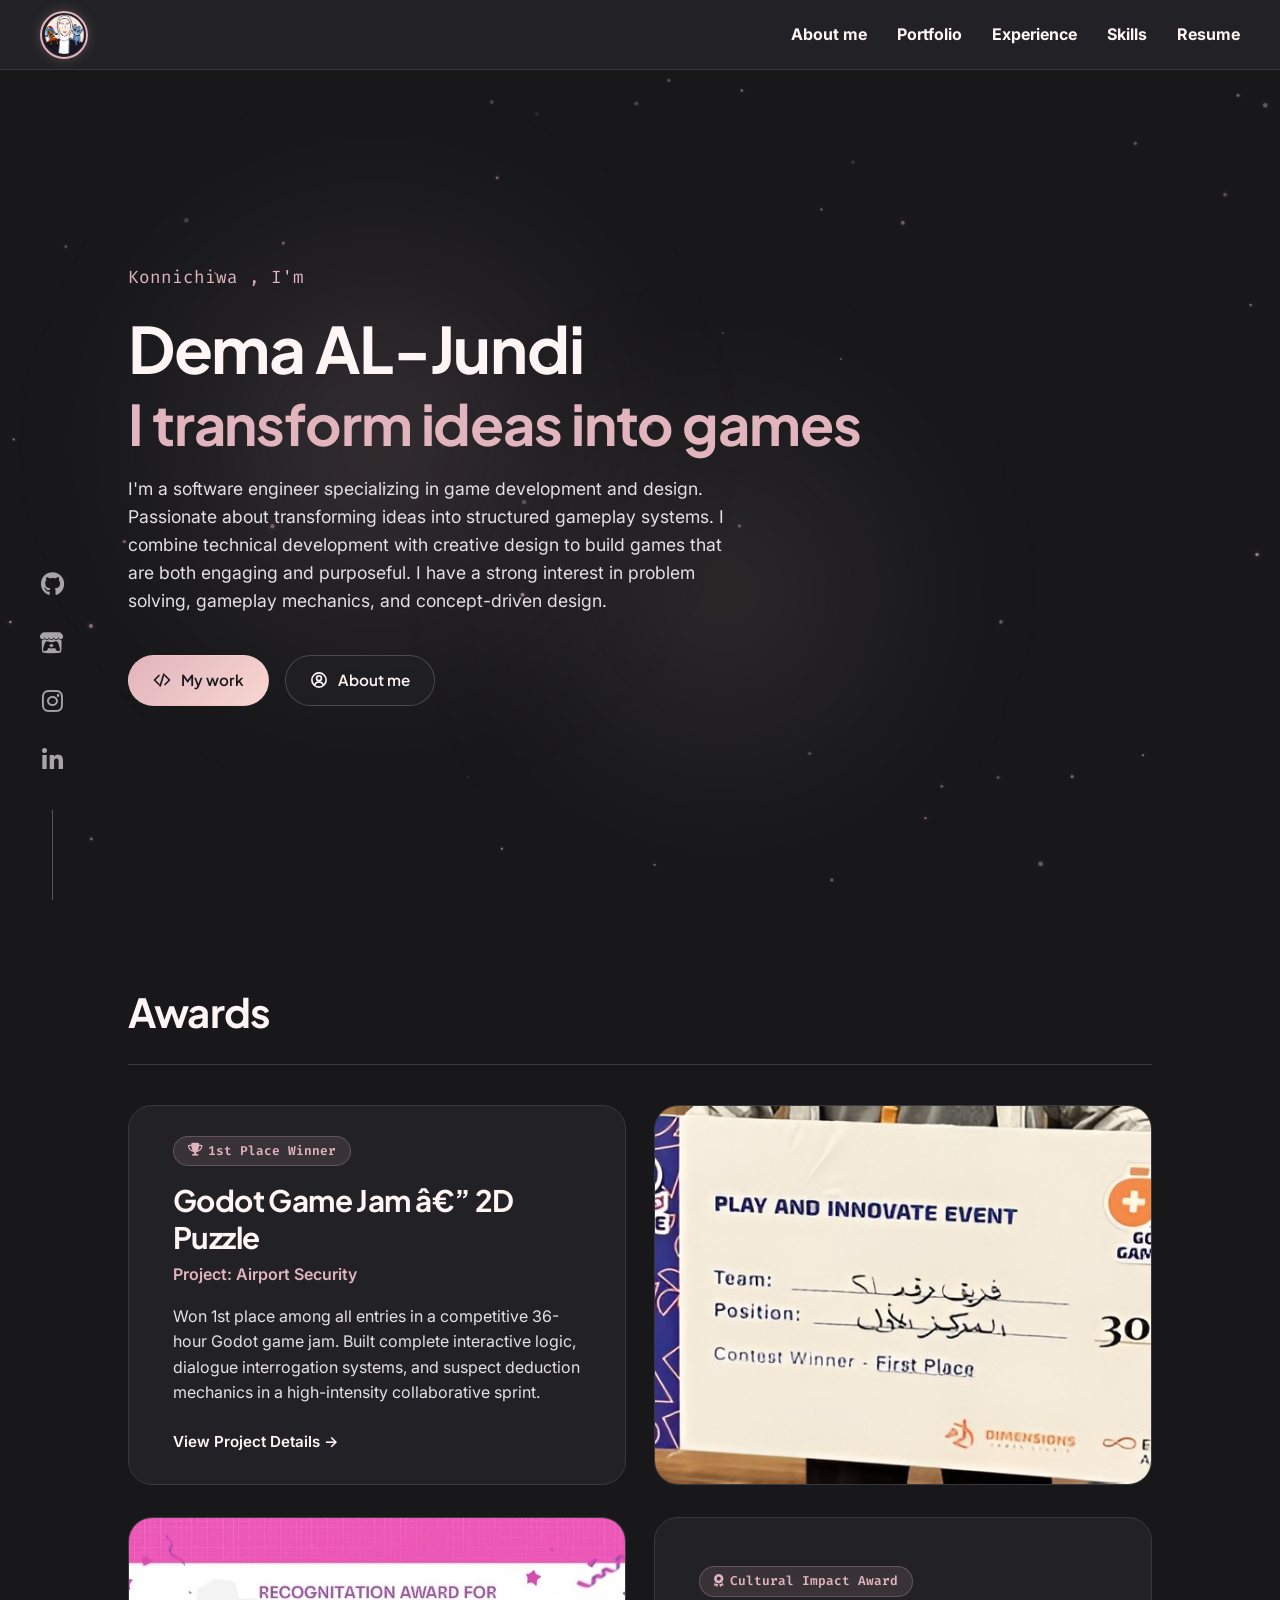
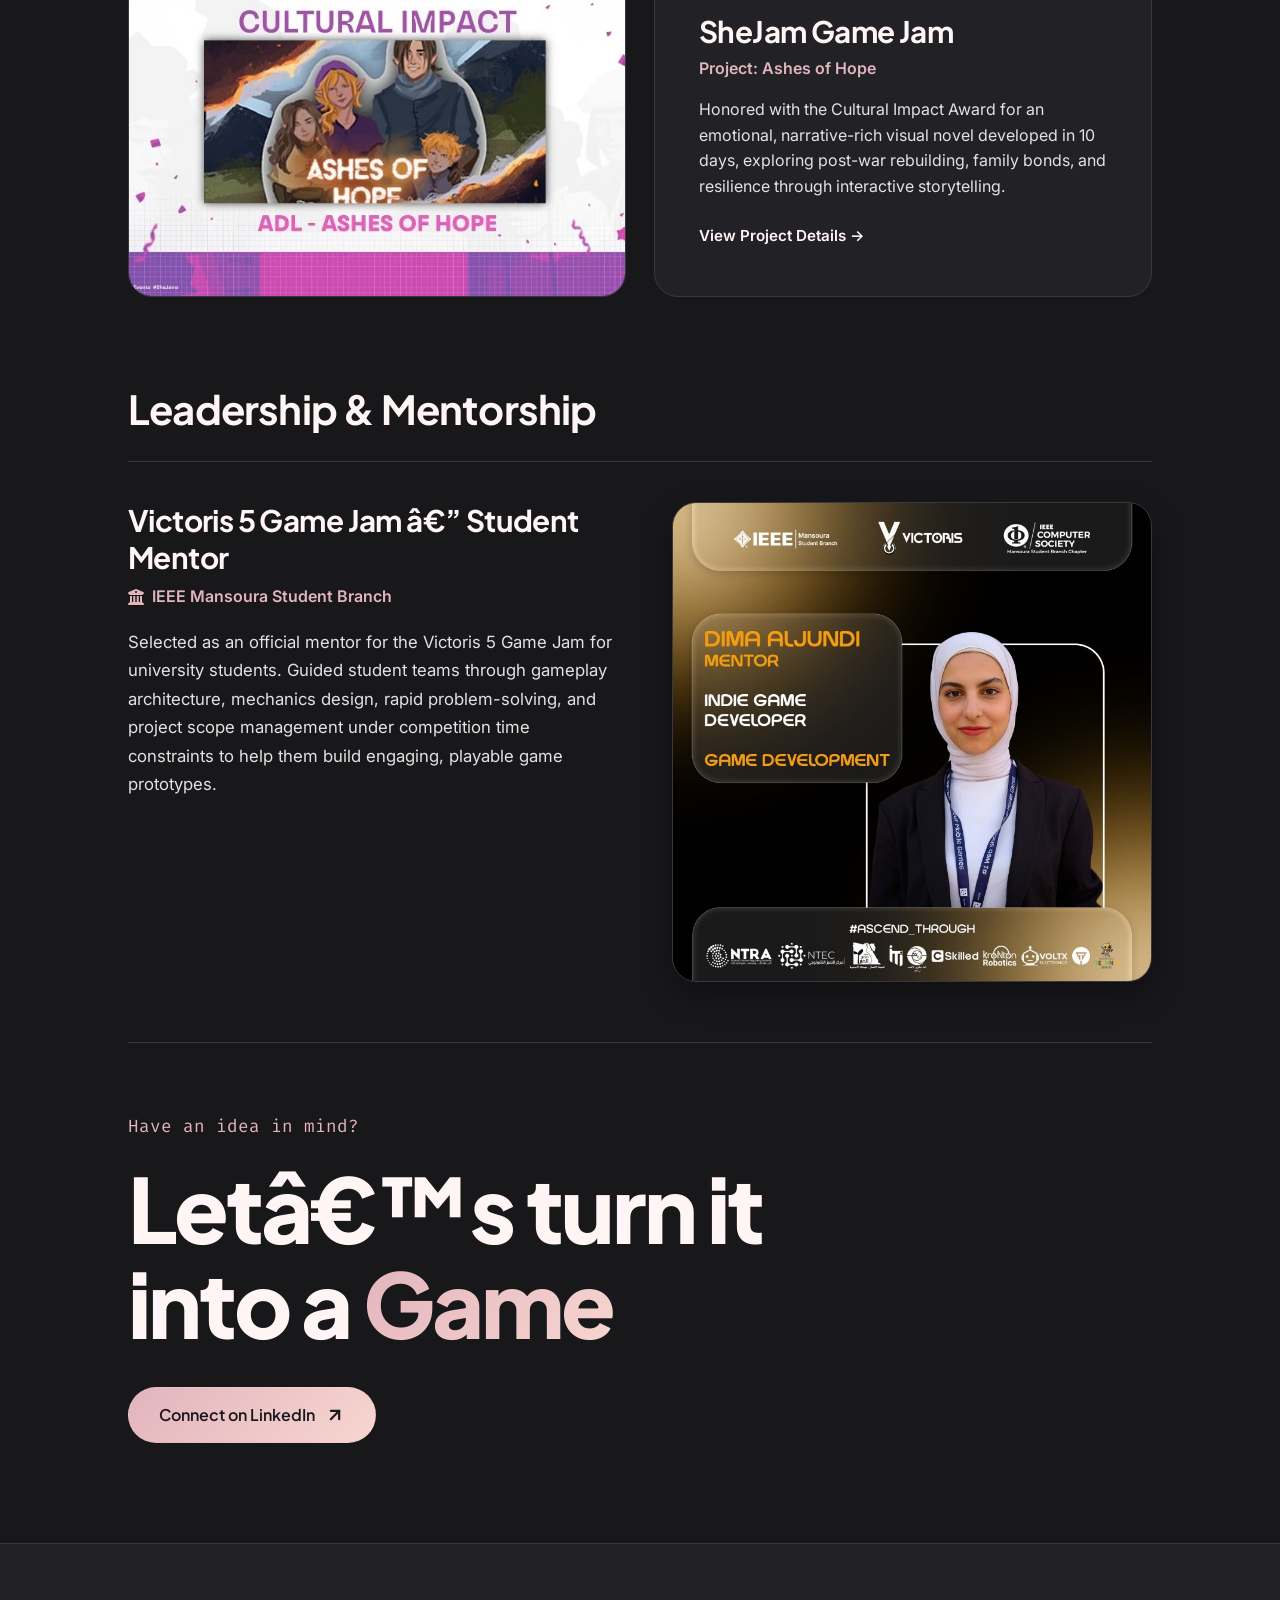
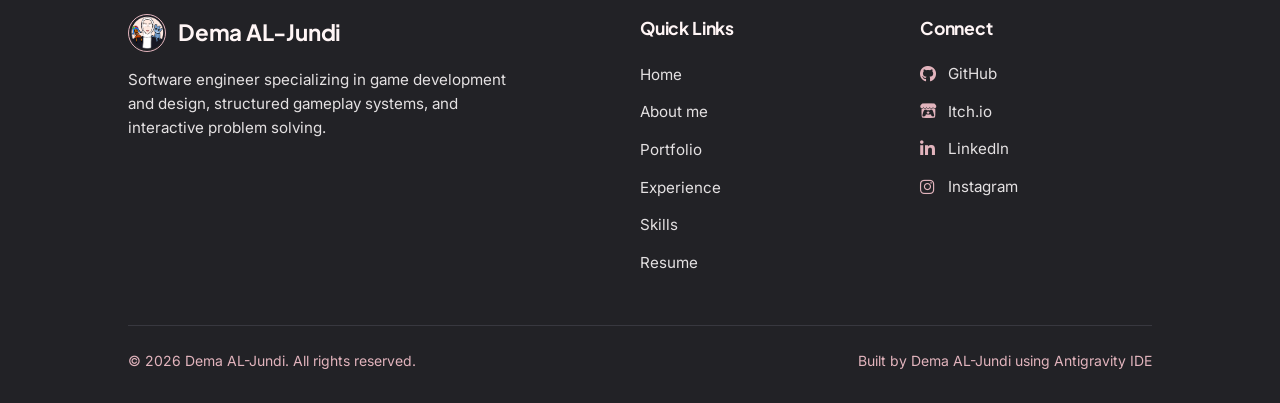
<file: index.html>
﻿<!DOCTYPE html>
<html lang="en">

<head>
    <meta charset="UTF-8">
    <meta name="viewport" content="width=device-width, initial-scale=1.0">
    <title>Dema AL-Jundi</title>
    <link rel="icon" type="image/png" href="Images/Main_page_images/Logo.png">
    <link rel="stylesheet" href="css/style.css">
    <link rel="stylesheet" href="https://cdnjs.cloudflare.com/ajax/libs/font-awesome/6.4.0/css/all.min.css">
</head>

<body class="launch-active">
    <div id="launch-screen" class="launch-screen" aria-label="Loading portfolio">
        <div class="launch-logo-container">
            <div class="launch-pulse-ring launch-pulse-ring-outer"></div>
            <div class="launch-pulse-ring launch-pulse-ring-inner"></div>
            <div class="launch-logo-frame">
                <img src="Images/Main_page_images/Logo.png" alt="Dema AL-Jundi Logo" class="launch-logo-img">
            </div>
        </div>
    </div>
    <header class="header">
        <a href="index.html" class="logo" aria-label="Home">
            <img src="Images/Main_page_images/Logo.png" alt="Dema AL-Jundi Logo" class="logo-img">
        </a>
        <nav class="nav-bar">
            <ul>
                <li><a href="pages/main_pages/about.html">About me</a></li>
                <li><a href="pages/main_pages/portfolio.html">Portfolio</a></li>
                <li><a href="pages/main_pages/experience.html">Experience</a></li>
                <li><a href="pages/main_pages/skills.html">Skills</a></li>
                <li><a href="Dima_Aljundi_Resume.pdf" target="_blank">Resume</a></li>
            </ul>
        </nav>
    </header>
    <main>
        <section class="hero" id="home">
            <canvas id="hero-particles" class="hero-particles-canvas"></canvas>
            <div class="hero-content">
                <span class="intro-text">Konnichiwa , I'm</span>
                <h1>Dema AL-Jundi</h1>
                <h2>I transform ideas into games</h2>
                <p>
                    I'm a software engineer specializing in game development and design. Passionate about transforming
                    ideas into structured gameplay systems.
                    I combine technical development with creative design to build games that are both engaging and
                    purposeful.
                    I have a strong interest in problem solving, gameplay mechanics, and concept-driven design.
                </p>
                <div class="hero-buttons">
                    <a href="pages/main_pages/portfolio.html" class="btn btn-primary">
                        <svg class="btn-icon" width="18" height="18" viewBox="0 0 24 24" fill="none"
                            stroke="currentColor" stroke-width="2.2" stroke-linecap="round" stroke-linejoin="round">
                            <path d="m16 18 6-6-6-6"></path>
                            <path d="m8 6-6 6 6 6"></path>
                            <path d="m14.5 4-5 16"></path>
                        </svg>
                        <span>My work</span>
                    </a>
                    <a href="pages/main_pages/about.html" class="btn btn-secondary">
                        <svg class="btn-icon" width="18" height="18" viewBox="0 0 24 24" fill="none"
                            stroke="currentColor" stroke-width="2.2" stroke-linecap="round" stroke-linejoin="round">
                            <circle cx="12" cy="12" r="9.5"></circle>
                            <circle cx="12" cy="9.5" r="3.2"></circle>
                            <path d="M6.5 18.2c1.3-2.6 3.2-3.7 5.5-3.7s4.2 1.1 5.5 3.7"></path>
                        </svg>
                        <span>About me</span>
                    </a>
                </div>
            </div>
        </section>
        <section class="awards-section" id="awards">
            <div class="awards-header reveal">
                <h2>Awards</h2>
            </div>
            <div class="awards-list">
                <div class="award-row reveal">
                    <div class="award-card award-text-card">
                        <span class="award-badge"><i class="fa-solid fa-trophy"></i> 1st Place Winner</span>
                        <h3>Godot Game Jam â€” 2D Puzzle</h3>
                        <div class="award-project-name">Project: Airport Security</div>
                        <p>
                            Won 1st place among all entries in a competitive 36-hour Godot game jam. Built complete
                            interactive logic, dialogue interrogation systems, and suspect deduction mechanics in a
                            high-intensity collaborative sprint.
                        </p>
                        <a href="pages/portfolio_pages/project_pages/project-airport-security.html"
                            class="award-link">View Project Details &rarr;</a>
                    </div>
                    <div class="award-card award-image-card">
                        <img src="Images/Main_page_images/godotjam_award.jpg"
                            alt="Godot Game Jam Award - Airport Security">
                    </div>
                </div>

                <div class="award-row reverse reveal">
                    <div class="award-card award-text-card">
                        <span class="award-badge"><i class="fa-solid fa-award"></i> Cultural Impact Award</span>
                        <h3>SheJam Game Jam</h3>
                        <div class="award-project-name">Project: Ashes of Hope</div>
                        <p>
                            Honored with the Cultural Impact Award for an emotional, narrative-rich visual novel
                            developed in 10 days, exploring post-war rebuilding, family bonds, and resilience through
                            interactive storytelling.
                        </p>
                        <a href="pages/portfolio_pages/project_pages/project-ashes-of-hope.html" class="award-link">View
                            Project Details &rarr;</a>
                    </div>
                    <div class="award-card award-image-card">
                        <img src="Images/Main_page_images/shejam_award.jpg" alt="SheJam Game Jam Award - Ashes of Hope">
                    </div>
                </div>
            </div>
        </section>
        <section class="mentorship-section" id="leadership">
            <div class="mentorship-header reveal">
                <h2>Leadership & Mentorship</h2>
            </div>
            <div class="mentorship-container reveal">
                <div class="mentorship-content">
                    <h3>Victoris 5 Game Jam â€” Student Mentor</h3>
                    <div class="mentorship-org">
                        <i class="fa-solid fa-building-columns"></i> IEEE Mansoura Student Branch
                    </div>
                    <p>
                        Selected as an official mentor for the Victoris 5 Game Jam for university students.
                        Guided student teams through gameplay architecture, mechanics design, rapid problem-solving,
                        and project scope management under competition time constraints to help them build engaging,
                        playable game prototypes.
                    </p>
                </div>
                <div class="mentorship-image-card">
                    <img src="Images/Main_page_images/ieee_mentor.jpg"
                        alt="IEEE Mansoura Victoris 5 Game Jam Mentor - Dima Al-Jundi">
                </div>
            </div>
        </section>
        <section class="cta-section reveal" id="contact">
            <div class="cta-divider"></div>
            <div class="cta-content">
                <span class="intro-text">Have an idea in mind?</span>
                <h2 class="cta-title">Letâ€™s turn it<br>into a <span class="cta-highlight">Game</span></h2>
                <a href="https://www.linkedin.com/in/dima-aljundi" target="_blank" rel="noopener noreferrer"
                    class="btn btn-primary cta-btn">
                    <span>Connect on LinkedIn</span>
                    <svg class="btn-icon cta-arrow-icon" width="20" height="20" viewBox="0 0 24 24" fill="none"
                        stroke="currentColor" stroke-width="2.6" stroke-linecap="round" stroke-linejoin="round">
                        <line x1="7" y1="17" x2="17" y2="7"></line>
                        <polyline points="7 7 17 7 17 17"></polyline>
                    </svg>
                </a>
            </div>
        </section>
    </main>
    <aside class="social-links">
        <a href="https://github.com/Demxz0" target="_blank" aria-label="GitHub"><i class="fa-brands fa-github"></i></a>
        <a href="https://demxz0-o.itch.io/" target="_blank" aria-label="Itch.io"><i
                class="fa-brands fa-itch-io"></i></a>
        <a href="https://www.instagram.com/gamxz0_o/" target="_blank" aria-label="Instagram"><i
                class="fa-brands fa-instagram"></i></a>
        <a href="https://www.linkedin.com/in/dima-aljundi" target="_blank" aria-label="LinkedIn"><i
                class="fa-brands fa-linkedin-in"></i></a>
    </aside>
    <footer class="footer">
        <div class="footer-top">
            <div class="footer-brand">
                <a href="index.html" class="footer-logo">
                    <span class="footer-logo-badge">
                        <img src="Images/Main_page_images/Logo.png" alt="Dema AL-Jundi" class="footer-logo-img">
                    </span>
                    <span>Dema AL-Jundi</span>
                </a>
                <p class="footer-bio">
                    Software engineer specializing in game development and design, structured gameplay systems, and
                    interactive problem solving.
                </p>
            </div>
            <div class="footer-col">
                <h3>Quick Links</h3>
                <ul class="footer-links">
                    <li><a href="index.html">Home</a></li>
                    <li><a href="pages/main_pages/about.html">About me</a></li>
                    <li><a href="pages/main_pages/portfolio.html">Portfolio</a></li>
                    <li><a href="pages/main_pages/experience.html">Experience</a></li>
                    <li><a href="pages/main_pages/skills.html">Skills</a></li>
                    <li><a href="Dima_Aljundi_Resume.pdf" target="_blank">Resume</a></li>
                </ul>
            </div>
            <div class="footer-col">
                <h3>Connect</h3>
                <ul class="footer-links">
                    <li><a href="https://github.com/Demxz0" target="_blank" rel="noopener noreferrer"><i
                                class="fa-brands fa-github"></i> GitHub</a></li>
                    <li><a href="https://demxz0-o.itch.io/" target="_blank" rel="noopener noreferrer"><i
                                class="fa-brands fa-itch-io"></i> Itch.io</a></li>
                    <li><a href="https://www.linkedin.com/in/dima-aljundi" target="_blank" rel="noopener noreferrer"><i
                                class="fa-brands fa-linkedin-in"></i> LinkedIn</a></li>
                    <li><a href="https://www.instagram.com/gamxz0_o/" target="_blank" rel="noopener noreferrer"><i
                                class="fa-brands fa-instagram"></i> Instagram</a></li>
                </ul>
            </div>
        </div>
        <div class="footer-bottom">
            <div class="footer-bottom-left">
                &copy; 2026 Dema AL-Jundi. All rights reserved.
            </div>
            <div class="footer-bottom-right">
                Built by Dema AL-Jundi using Antigravity IDE
            </div>
        </div>
    </footer>
    <script src="js/script.js"></script>
</body>

</html>
</file>
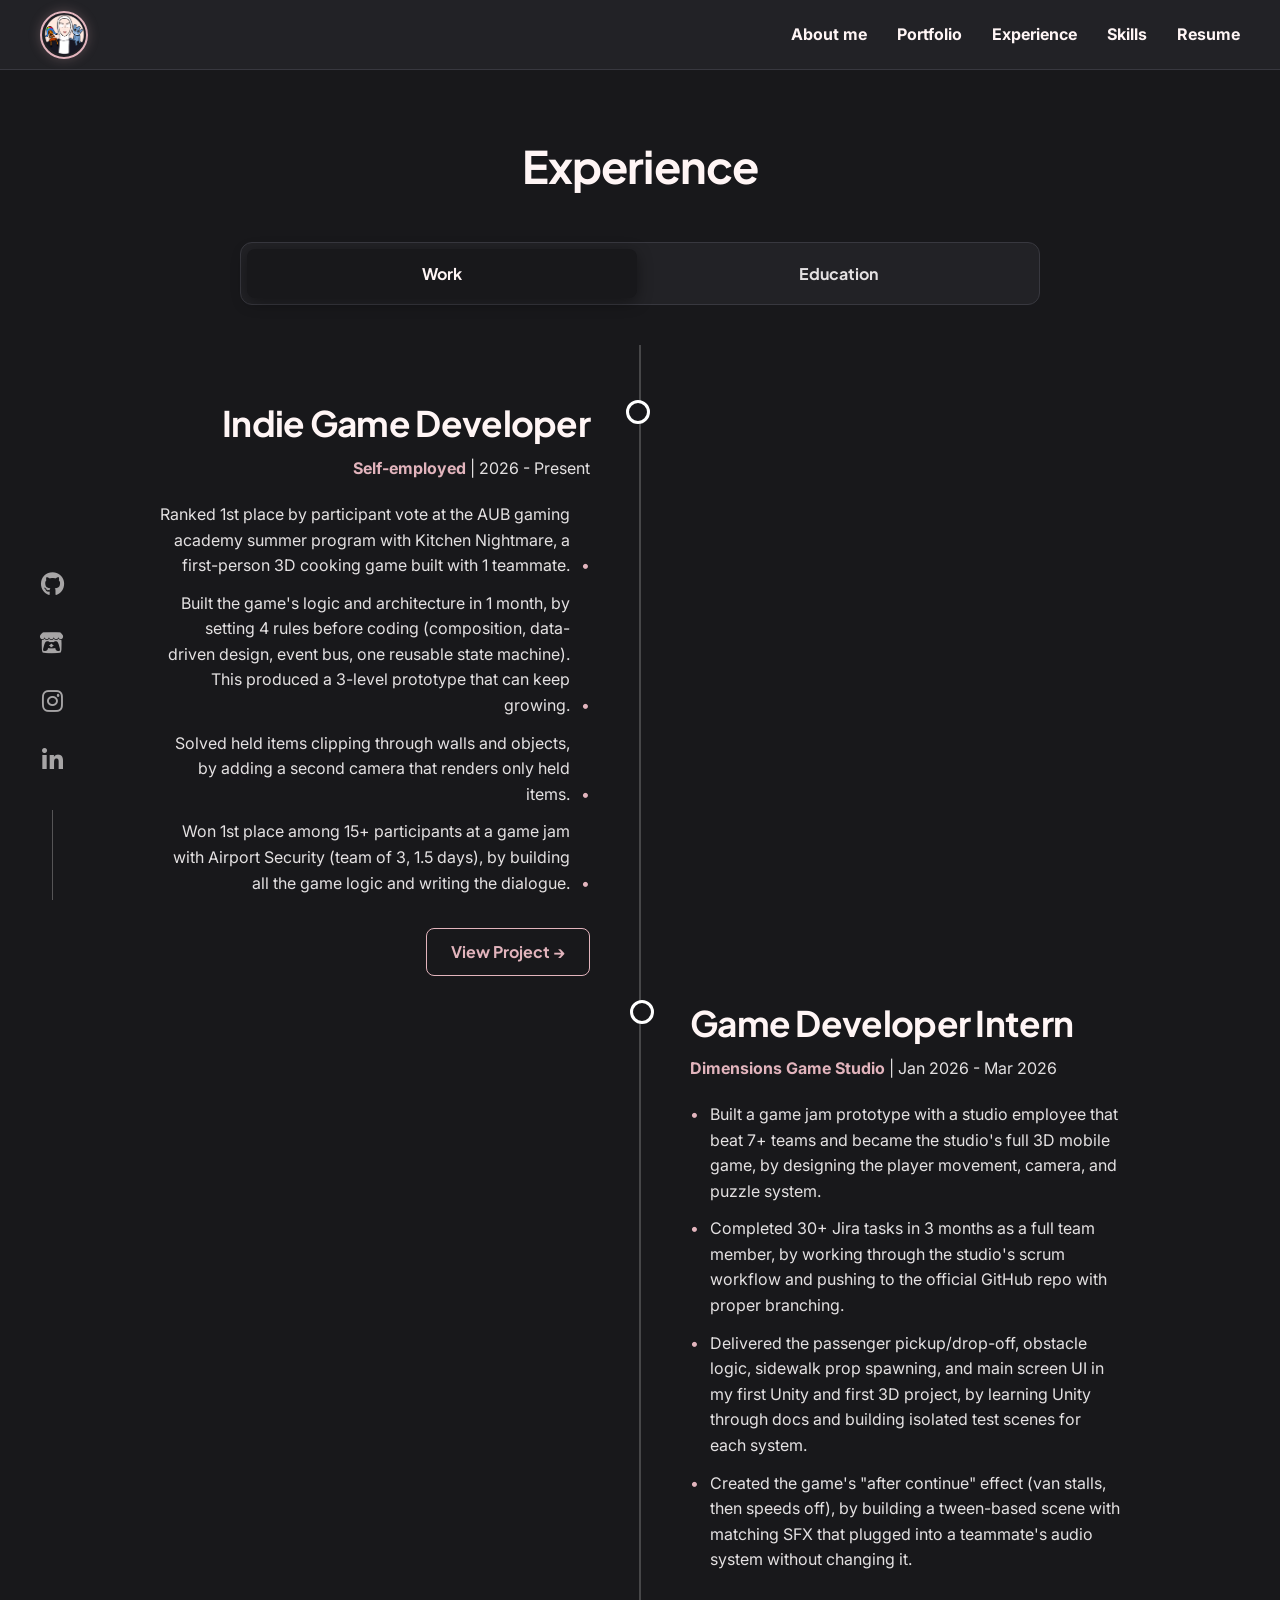
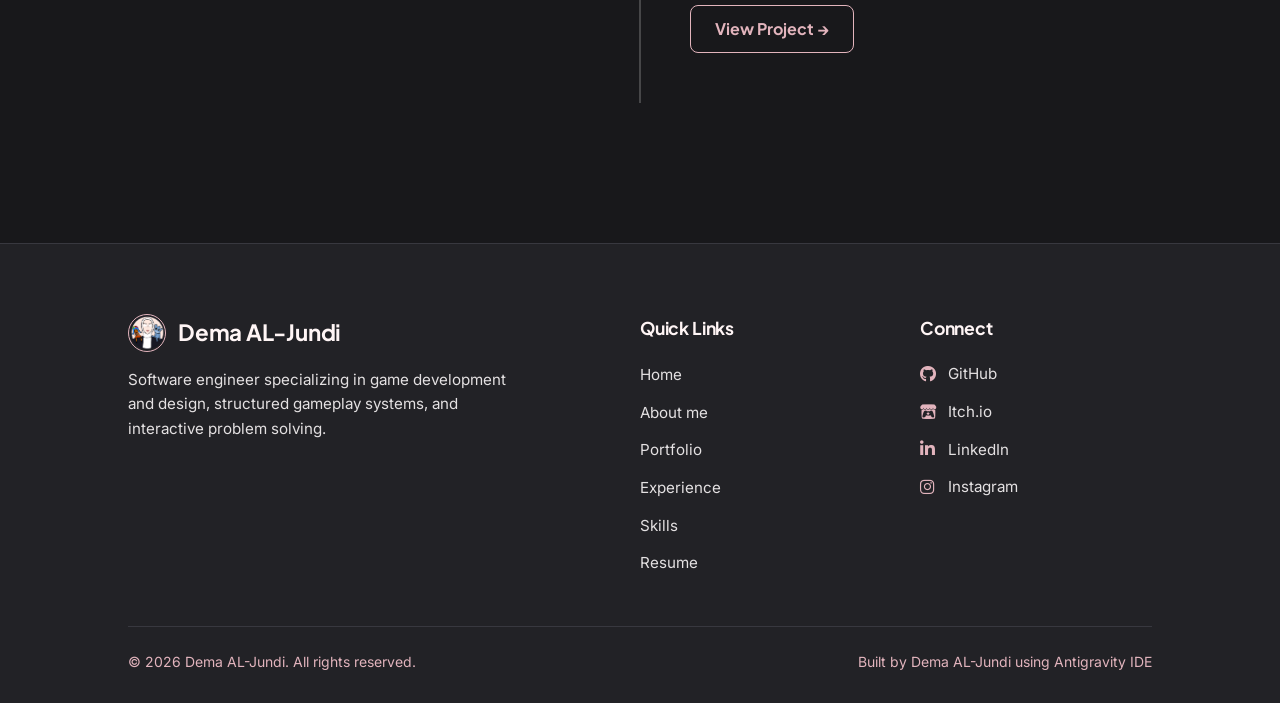
<file: pages/main_pages/experience.html>
﻿<!DOCTYPE html>
<html lang="en">

<head>
    <meta charset="UTF-8">
    <meta name="viewport" content="width=device-width, initial-scale=1.0">
    <title>Experience - Portfolio</title>
    <link rel="icon" type="image/png" href="../../Images/Main_page_images/Logo.png">
    <link rel="stylesheet" href="../../css/style.css">
    <link rel="stylesheet" href="https://cdnjs.cloudflare.com/ajax/libs/font-awesome/6.4.0/css/all.min.css">
</head>

<body>
    <header class="header">
        <a href="../../index.html" class="logo" aria-label="Home">
            <img src="../../Images/Main_page_images/Logo.png" alt="Dema AL-Jundi Logo" class="logo-img">
        </a>
        <nav class="nav-bar">
            <ul>
                <li><a href="about.html">About me</a></li>
                <li><a href="portfolio.html">Portfolio</a></li>
                <li><a href="experience.html">Experience</a></li>
                <li><a href="skills.html">Skills</a></li>
                <li><a href="../../Dima_Aljundi_Resume.pdf" target="_blank">Resume</a></li>
            </ul>
        </nav>
    </header>
    <main class="page-content">
        <h1>Experience</h1>
        <div class="toggle-wrapper">
            <div class="toggle-container">
                <button class="toggle-btn active" id="btn-work" onclick="switchExperience('work')">Work</button>
                <button class="toggle-btn" id="btn-education" onclick="switchExperience('education')">Education</button>
            </div>
        </div>

        <div id="work-content" class="experience-list">
            <div class="experience-item reveal">
                <div class="experience-content">
                    <h3>Indie Game Developer</h3>
                    <p><strong>Self-employed</strong> | 2026 - Present</p>
                    <ul>
                        <li>Ranked 1st place by participant vote at the AUB gaming academy summer program with Kitchen
                            Nightmare, a first-person 3D cooking game built with 1 teammate.</li>
                        <li>Built the game's logic and architecture in 1 month, by setting 4 rules before coding
                            (composition, data-driven design, event bus, one reusable state machine). This produced a
                            3-level prototype that can keep growing.</li>
                        <li>Solved held items clipping through walls and objects, by adding a second camera that renders
                            only held items.</li>
                        <li>Won 1st place among 15+ participants at a game jam with Airport Security (team of 3, 1.5
                            days), by building all the game logic and writing the dialogue.</li>
                    </ul>
                    <a href="../portfolio_pages/project_pages/project-kitchen-nightmare.html"
                        class="experience-btn">View Project &rarr;</a>
                </div>
            </div>
            <div class="experience-item reveal">
                <div class="experience-content">
                    <h3>Game Developer Intern</h3>
                    <p><strong>Dimensions Game Studio</strong> | Jan 2026 - Mar 2026</p>
                    <ul>
                        <li>Built a game jam prototype with a studio employee that beat 7+ teams and became the studio's
                            full 3D mobile game, by designing the player movement, camera, and puzzle system.</li>
                        <li>Completed 30+ Jira tasks in 3 months as a full team member, by working through the studio's
                            scrum workflow and pushing to the official GitHub repo with proper branching.</li>
                        <li>Delivered the passenger pickup/drop-off, obstacle logic, sidewalk prop spawning, and main
                            screen UI in my first Unity and first 3D project, by learning Unity through docs and
                            building isolated test scenes for each system.</li>
                        <li>Created the game's "after continue" effect (van stalls, then speeds off), by building a
                            tween-based scene with matching SFX that plugged into a teammate's audio system without
                            changing it.</li>
                    </ul>
                    <a href="../portfolio_pages/project_pages/project-collect-the-fare.html" class="experience-btn">View
                        Project &rarr;</a>
                </div>
            </div>
        </div>

        <div id="education-content" class="experience-list" style="display: none;">
            <div class="experience-item reveal">
                <div class="experience-content">
                    <h3>Bachelor in Software Engineering</h3>
                    <p><strong>AL-Balqa Applied University</strong> | 2022 - 2026</p>
                    <ul>
                        <li>Graduated with a GPA of 3.37/4 (Very Good).</li>
                        <li>Earned a full mark (A) on the graduation project, Ujleek, a mental health education website
                            and game for Gen Z, by leading a team of 5 through Scrum sprints in Jira over about 2.5
                            months.</li>
                        <li>Covered 5 mental disorders on the site, each with a 10-question quiz, by setting one content
                            structure for the whole team.</li>
                        <li>Built a 3D anxiety game with 3 rooms, one per type of anxiety, by writing the GDD and
                            building it in Unity.</li>
                    </ul>
                    <p style="margin-top: 15px;"><strong>Core coursework:</strong> Requirements Engineering, Software
                        Design, Project Planning, Design Patterns, Software Testing, Algorithms, Data Structures,
                        Maintenance, Components Reuse.</p>
                    <a href="../portfolio_pages/project_pages/project-ujleek.html" class="experience-btn">View Project
                        &rarr;</a>
                </div>
            </div>
        </div>
    </main>
    <aside class="social-links">
        <a href="https://github.com/Demxz0" target="_blank" aria-label="GitHub"><i class="fa-brands fa-github"></i></a>
        <a href="https://demxz0-o.itch.io/" target="_blank" aria-label="Itch.io"><i
                class="fa-brands fa-itch-io"></i></a>
        <a href="https://www.instagram.com/gamxz0_o/" target="_blank" aria-label="Instagram"><i
                class="fa-brands fa-instagram"></i></a>
        <a href="https://www.linkedin.com/in/dima-aljundi" target="_blank" aria-label="LinkedIn"><i
                class="fa-brands fa-linkedin-in"></i></a>
    </aside>

    <footer class="footer">
        <div class="footer-top">
            <div class="footer-brand">
                <a href="../../index.html" class="footer-logo">
                    <span class="footer-logo-badge"><img src="../../Images/Main_page_images/Logo.png"
                            alt="Dema AL-Jundi" class="footer-logo-img"></span>
                    <span>Dema AL-Jundi</span>
                </a>
                <p class="footer-bio">Software engineer specializing in game development and design, structured gameplay
                    systems, and interactive problem solving.</p>
            </div>
            <div class="footer-col">
                <h3>Quick Links</h3>
                <ul class="footer-links">
                    <li><a href="../../index.html">Home</a></li>
                    <li><a href="about.html">About me</a></li>
                    <li><a href="portfolio.html">Portfolio</a></li>
                    <li><a href="experience.html">Experience</a></li>
                    <li><a href="skills.html">Skills</a></li>
                    <li><a href="../../Dima_Aljundi_Resume.pdf" target="_blank">Resume</a></li>
                </ul>
            </div>
            <div class="footer-col">
                <h3>Connect</h3>
                <ul class="footer-links">
                    <li><a href="https://github.com/Demxz0" target="_blank" rel="noopener noreferrer"><i
                                class="fa-brands fa-github"></i> GitHub</a></li>
                    <li><a href="https://demxz0-o.itch.io/" target="_blank" rel="noopener noreferrer"><i
                                class="fa-brands fa-itch-io"></i> Itch.io</a></li>
                    <li><a href="https://www.linkedin.com/in/dima-aljundi" target="_blank" rel="noopener noreferrer"><i
                                class="fa-brands fa-linkedin-in"></i> LinkedIn</a></li>
                    <li><a href="https://www.instagram.com/gamxz0_o/" target="_blank" rel="noopener noreferrer"><i
                                class="fa-brands fa-instagram"></i> Instagram</a></li>
                </ul>
            </div>
        </div>
        <div class="footer-bottom">
            <div class="footer-bottom-left">&copy; 2026 Dema AL-Jundi. All rights reserved.</div>
            <div class="footer-bottom-right">Built by Dema AL-Jundi using Antigravity IDE</div>
        </div>
    </footer>
    <script src="../../js/script.js"></script>
</body>

</html>
</file>
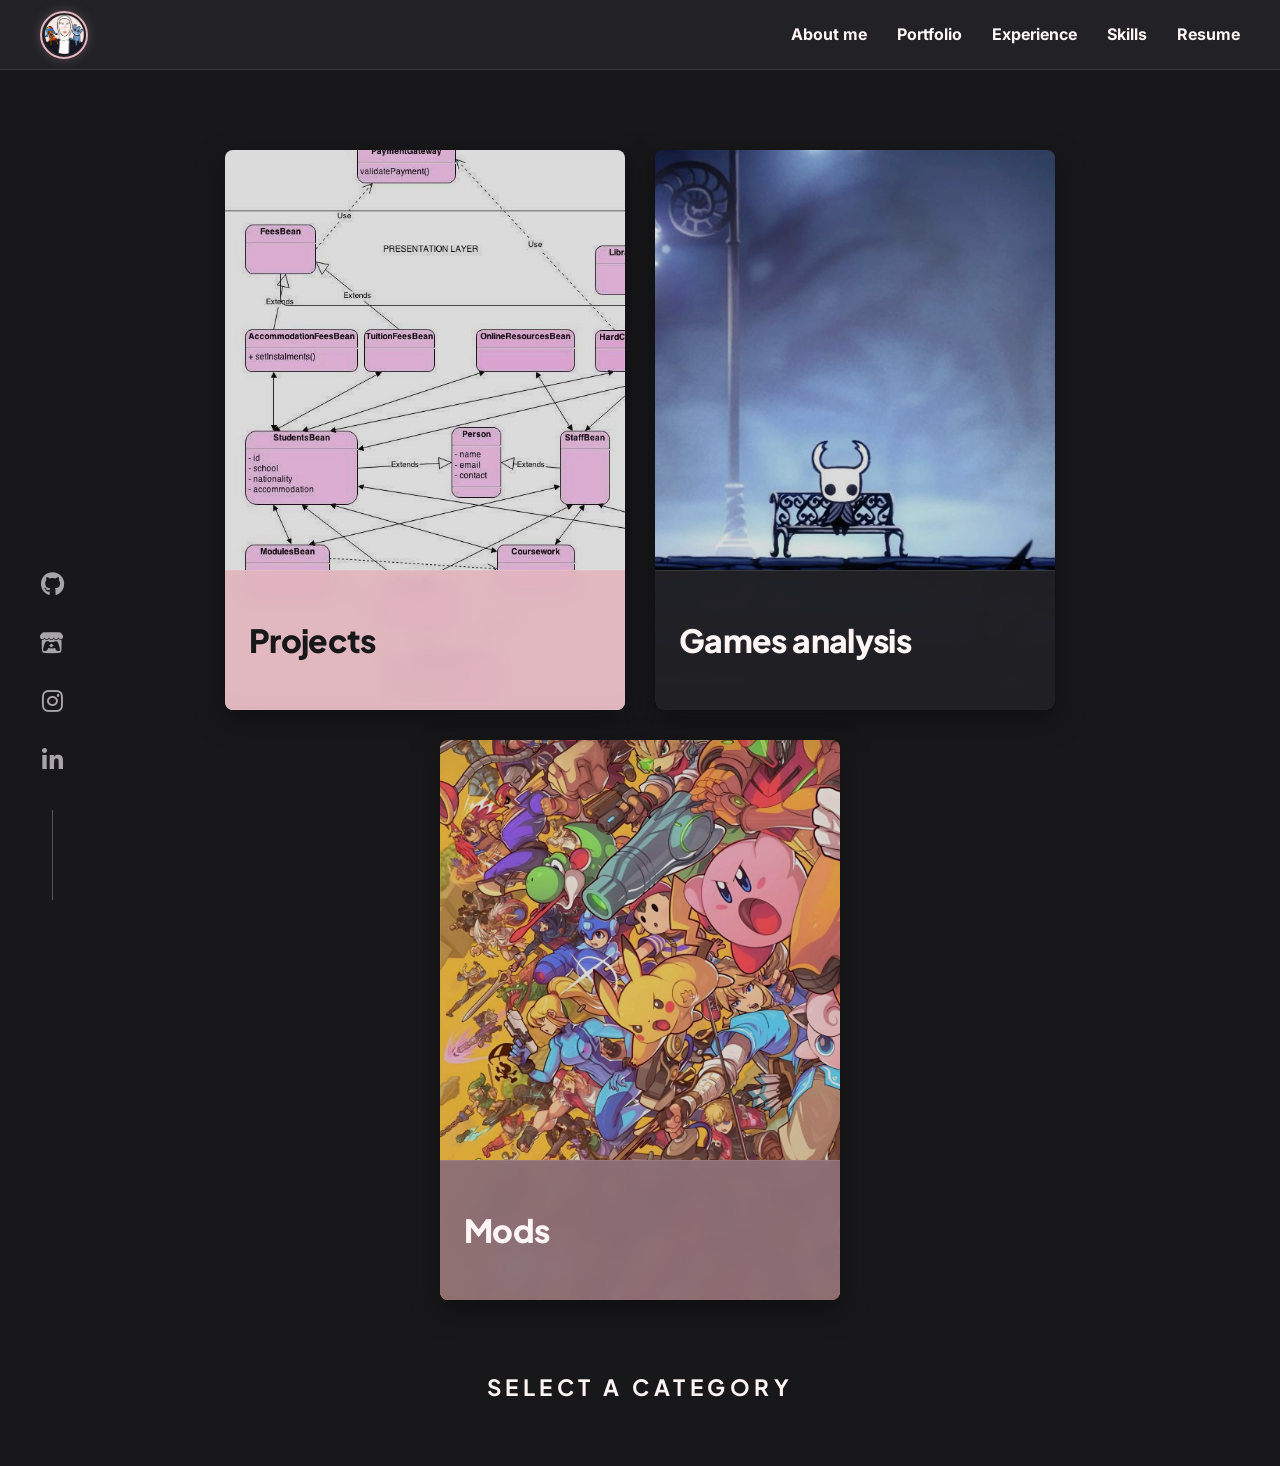
<file: pages/main_pages/portfolio.html>
﻿<!DOCTYPE html>
<html lang="en">

<head>
    <meta charset="UTF-8">
    <meta name="viewport" content="width=device-width, initial-scale=1.0">
    <title>Portfolio - Projects, Analysis, & Mods</title>
    <link rel="icon" type="image/png" href="../../Images/Main_page_images/Logo.png">
    <link rel="stylesheet" href="../../css/style.css">
    <link rel="stylesheet" href="https://cdnjs.cloudflare.com/ajax/libs/font-awesome/6.4.0/css/all.min.css">
</head>

<body>
    <header class="header">
        <a href="../../index.html" class="logo" aria-label="Home">
            <img src="../../Images/Main_page_images/Logo.png" alt="Dema AL-Jundi Logo" class="logo-img">
        </a>
        <nav class="nav-bar">
            <ul>
                <li><a href="about.html">About me</a></li>
                <li><a href="portfolio.html">Portfolio</a></li>
                <li><a href="experience.html">Experience</a></li>
                <li><a href="skills.html">Skills</a></li>
                <li><a href="../../Dima_Aljundi_Resume.pdf" target="_blank">Resume</a></li>
            </ul>
        </nav>
    </header>
    <main class="page-content portfolio-content">
        <h1 class="visually-hidden" style="display: none;">Portfolio</h1>

        <div class="category-cards-container">
            <a href="../portfolio_pages/projects.html" class="category-card"
                style="--card-theme: rgba(226, 180, 189, 0.9); --card-glow: rgba(226, 180, 189, 0.4); --text-color: #18181b;">
                <img src="../../Images/Portfolio_images/projects_button_image.jpg" alt="Projects" class="card-bg">
                <div class="card-overlay">
                    <h2>Projects</h2>
                </div>
            </a>

            <a href="../portfolio_pages/games-analysis.html" class="category-card"
                style="--card-theme: rgba(34, 34, 38, 0.95); --card-glow: rgba(255, 255, 255, 0.1); --text-color: #fff5f5;">
                <img src="../../Images/Portfolio_images/game_analysis_button_image.jpg" alt="Games analysis"
                    class="card-bg">
                <div class="card-overlay">
                    <h2>Games analysis</h2>
                </div>
            </a>

            <a href="../portfolio_pages/mods.html" class="category-card"
                style="--card-theme: rgba(140, 110, 117, 0.95); --card-glow: rgba(140, 110, 117, 0.4); --text-color: #fff5f5;">
                <img src="../../Images/Portfolio_images/mods_button_image.jpg" alt="Mods" class="card-bg">
                <div class="card-overlay">
                    <h2>Mods</h2>
                </div>
            </a>
        </div>

        <div class="category-prompt">
            SELECT A CATEGORY
        </div>
    </main>
    <aside class="social-links">
        <a href="https://github.com/Demxz0" target="_blank" aria-label="GitHub"><i class="fa-brands fa-github"></i></a>
        <a href="https://demxz0-o.itch.io/" target="_blank" aria-label="Itch.io"><i
                class="fa-brands fa-itch-io"></i></a>
        <a href="https://www.instagram.com/gamxz0_o/" target="_blank" aria-label="Instagram"><i
                class="fa-brands fa-instagram"></i></a>
        <a href="https://www.linkedin.com/in/dima-aljundi" target="_blank" aria-label="LinkedIn"><i
                class="fa-brands fa-linkedin-in"></i></a>
    </aside>
    <script src="../../js/script.js"></script>
</body>

</html>
</file>
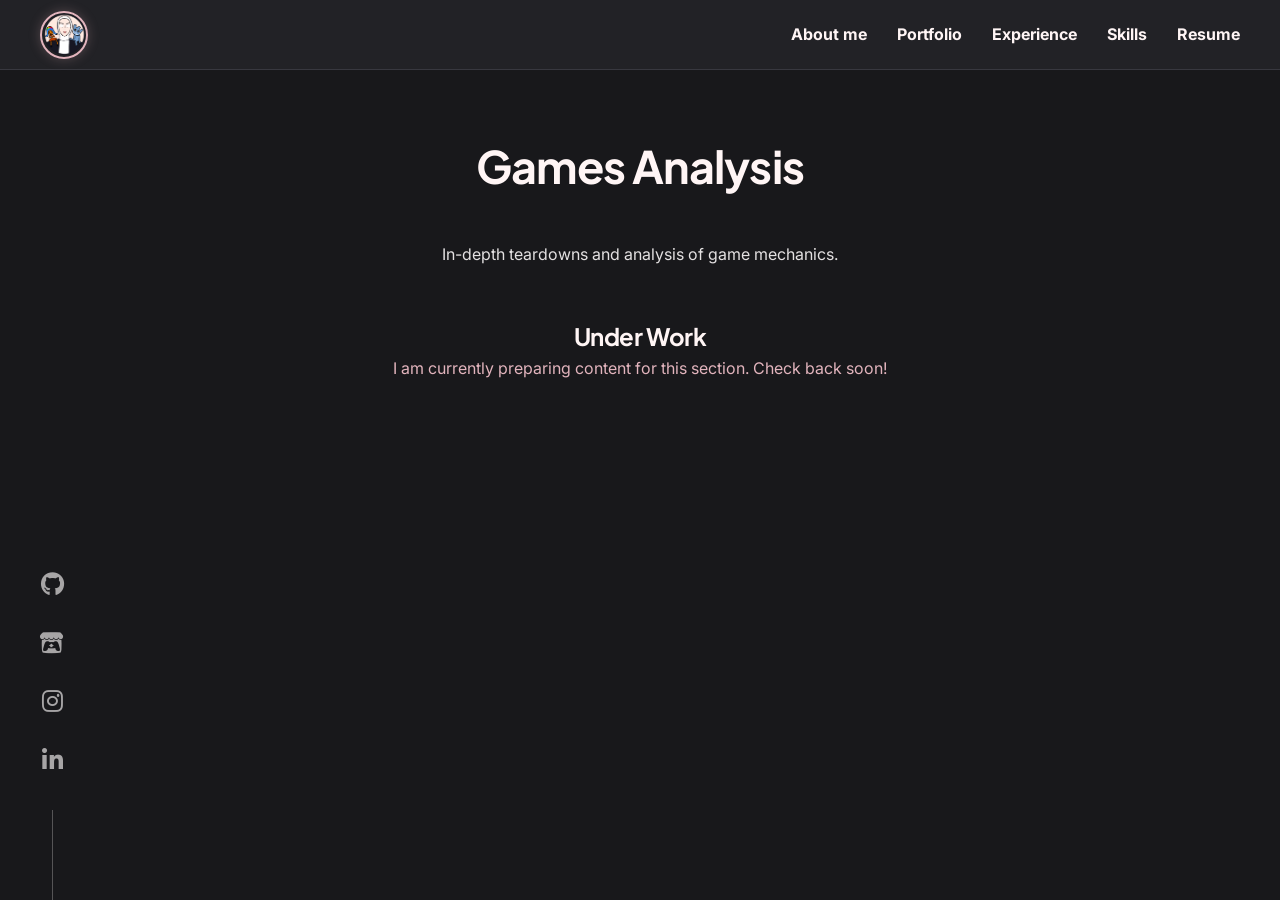
<file: pages/portfolio_pages/games-analysis.html>
﻿<!DOCTYPE html>
<html lang="en">

<head>
    <meta charset="UTF-8">
    <meta name="viewport" content="width=device-width, initial-scale=1.0">
    <title>Games Analysis - Portfolio</title>
    <link rel="icon" type="image/png" href="../../Images/Main_page_images/Logo.png">
    <link rel="stylesheet" href="../../css/style.css">
    <link rel="stylesheet" href="https://cdnjs.cloudflare.com/ajax/libs/font-awesome/6.4.0/css/all.min.css">
</head>

<body>
    <header class="header">
        <a href="../../index.html" class="logo" aria-label="Home">
            <img src="../../Images/Main_page_images/Logo.png" alt="Dema AL-Jundi Logo" class="logo-img">
        </a>
        <nav class="nav-bar">
            <ul>
                <li><a href="../main_pages/about.html">About me</a></li>
                <li><a href="../main_pages/portfolio.html">Portfolio</a></li>
                <li><a href="../main_pages/experience.html">Experience</a></li>
                <li><a href="../main_pages/skills.html">Skills</a></li>
                <li><a href="../../Dima_Aljundi_Resume.pdf" target="_blank">Resume</a></li>
            </ul>
        </nav>
    </header>
    <main class="page-content">
        <h1>Games Analysis</h1>
        <p>In-depth teardowns and analysis of game mechanics.</p>
        <div class="under-work">
            <h2>Under Work</h2>
            <p>I am currently preparing content for this section. Check back soon!</p>
        </div>
    </main>
    <aside class="social-links">
        <a href="https://github.com/Demxz0" target="_blank" aria-label="GitHub"><i class="fa-brands fa-github"></i></a>
        <a href="https://demxz0-o.itch.io/" target="_blank" aria-label="Itch.io"><i
                class="fa-brands fa-itch-io"></i></a>
        <a href="https://www.instagram.com/gamxz0_o/" target="_blank" aria-label="Instagram"><i
                class="fa-brands fa-instagram"></i></a>
        <a href="https://www.linkedin.com/in/dima-aljundi" target="_blank" aria-label="LinkedIn"><i
                class="fa-brands fa-linkedin-in"></i></a>
    </aside>
    <script src="../../js/script.js"></script>
</body>

</html>
</file>
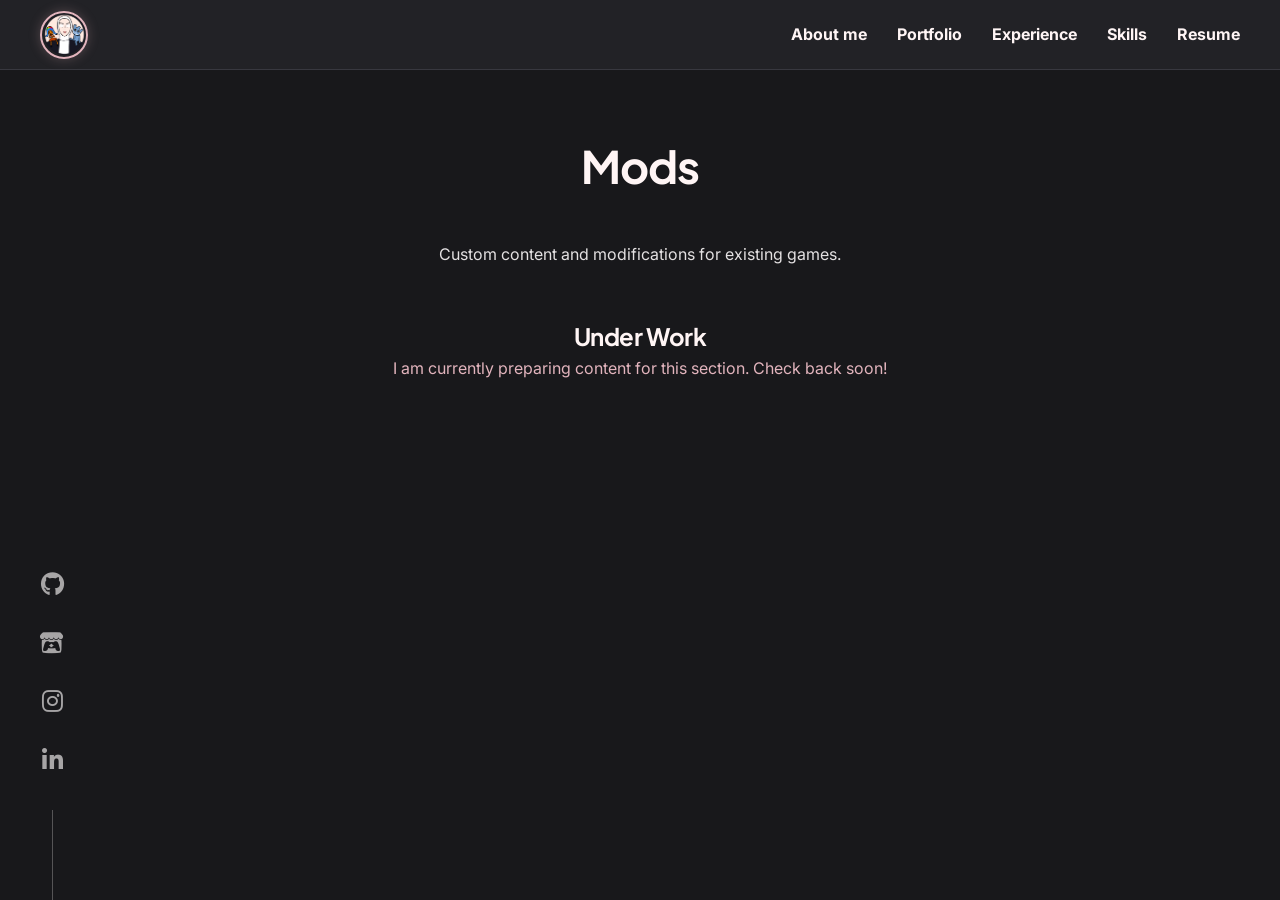
<file: pages/portfolio_pages/mods.html>
﻿<!DOCTYPE html>
<html lang="en">

<head>
    <meta charset="UTF-8">
    <meta name="viewport" content="width=device-width, initial-scale=1.0">
    <title>Mods - Portfolio</title>
    <link rel="icon" type="image/png" href="../../Images/Main_page_images/Logo.png">
    <link rel="stylesheet" href="../../css/style.css">
    <link rel="stylesheet" href="https://cdnjs.cloudflare.com/ajax/libs/font-awesome/6.4.0/css/all.min.css">
</head>

<body>
    <header class="header">
        <a href="../../index.html" class="logo" aria-label="Home">
            <img src="../../Images/Main_page_images/Logo.png" alt="Dema AL-Jundi Logo" class="logo-img">
        </a>
        <nav class="nav-bar">
            <ul>
                <li><a href="../main_pages/about.html">About me</a></li>
                <li><a href="../main_pages/portfolio.html">Portfolio</a></li>
                <li><a href="../main_pages/experience.html">Experience</a></li>
                <li><a href="../main_pages/skills.html">Skills</a></li>
                <li><a href="../../Dima_Aljundi_Resume.pdf" target="_blank">Resume</a></li>
            </ul>
        </nav>
    </header>
    <main class="page-content">
        <h1>Mods</h1>
        <p>Custom content and modifications for existing games.</p>
        <div class="under-work">
            <h2>Under Work</h2>
            <p>I am currently preparing content for this section. Check back soon!</p>
        </div>
    </main>
    <aside class="social-links">
        <a href="https://github.com/Demxz0" target="_blank" aria-label="GitHub"><i class="fa-brands fa-github"></i></a>
        <a href="https://demxz0-o.itch.io/" target="_blank" aria-label="Itch.io"><i
                class="fa-brands fa-itch-io"></i></a>
        <a href="https://www.instagram.com/gamxz0_o/" target="_blank" aria-label="Instagram"><i
                class="fa-brands fa-instagram"></i></a>
        <a href="https://www.linkedin.com/in/dima-aljundi" target="_blank" aria-label="LinkedIn"><i
                class="fa-brands fa-linkedin-in"></i></a>
    </aside>
    <script src="../../js/script.js"></script>
</body>

</html>
</file>
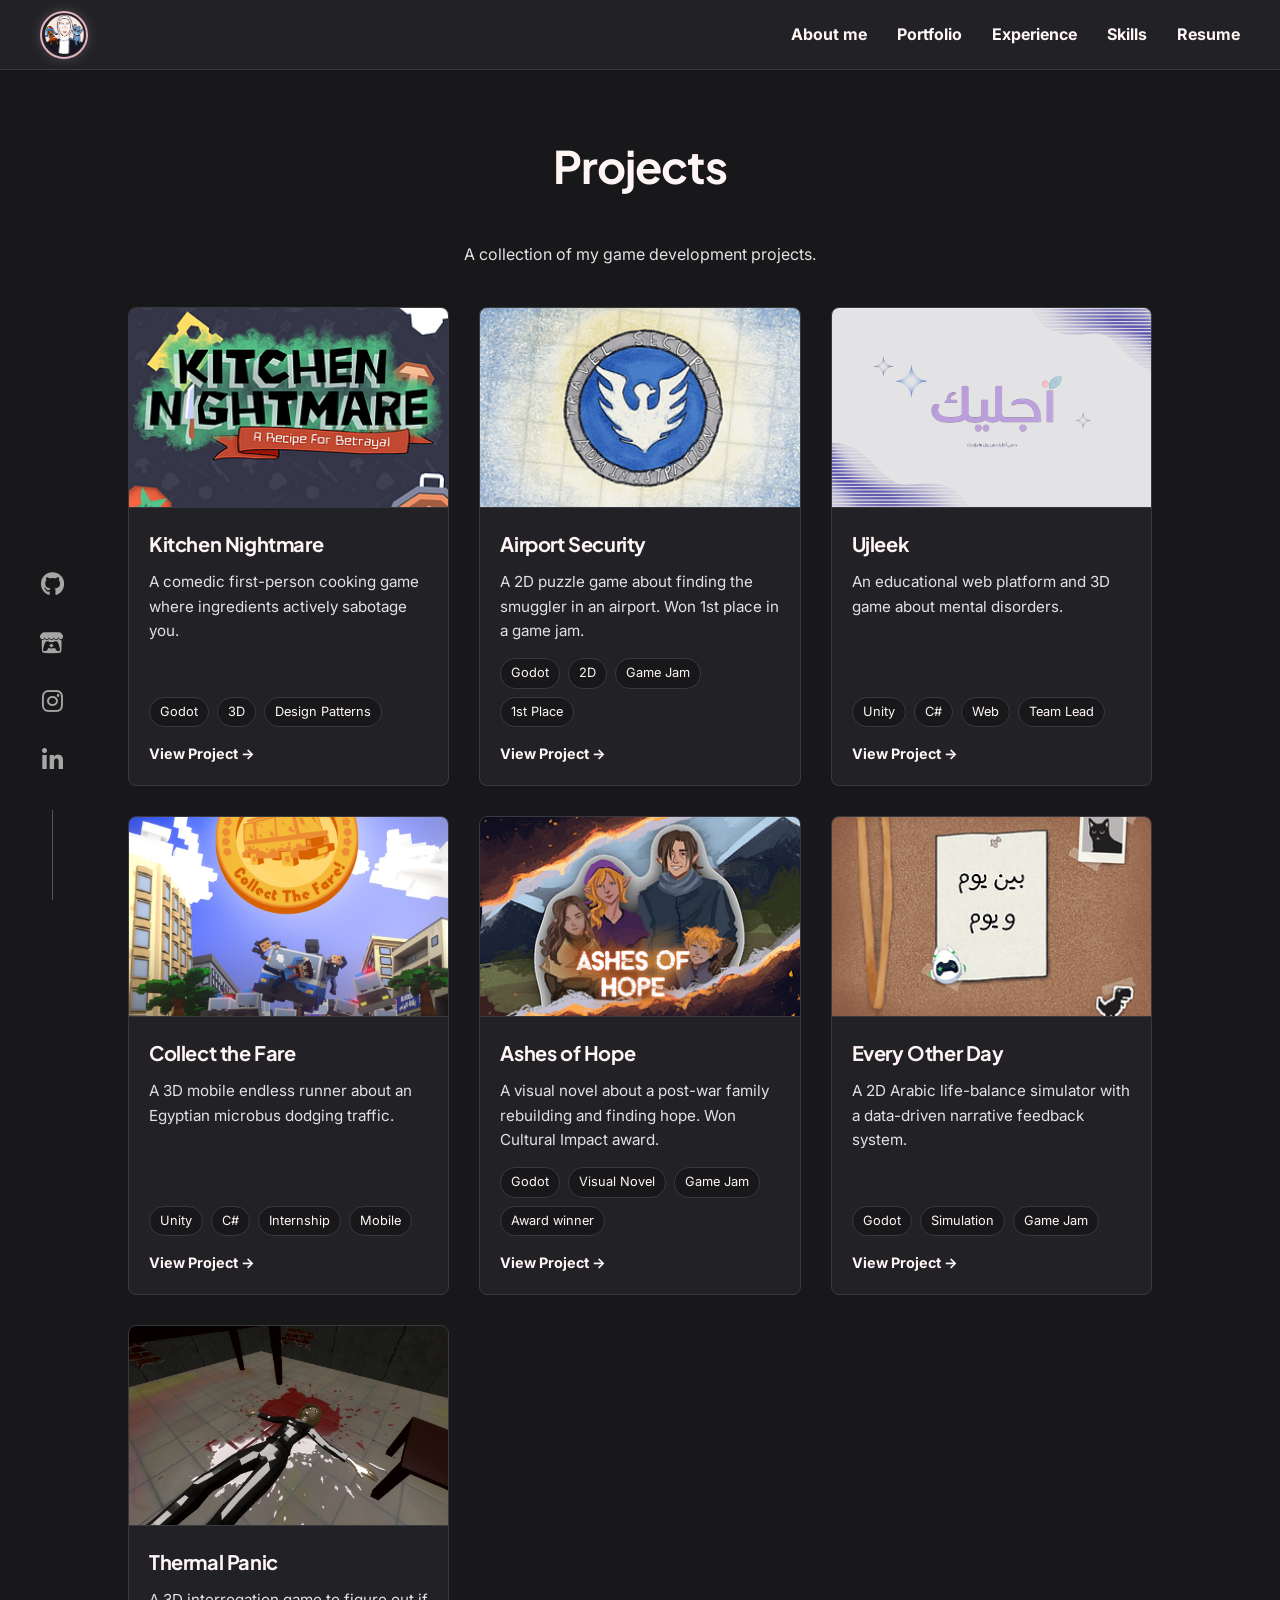
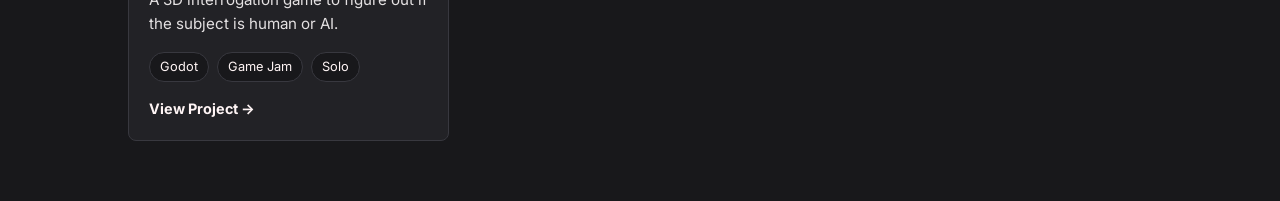
<file: pages/portfolio_pages/projects.html>
﻿<!DOCTYPE html>
<html lang="en">

<head>
    <meta charset="UTF-8">
    <meta name="viewport" content="width=device-width, initial-scale=1.0">
    <title>Projects - Portfolio</title>
    <link rel="icon" type="image/png" href="../../Images/Main_page_images/Logo.png">
    <link rel="stylesheet" href="../../css/style.css">
    <link rel="stylesheet" href="https://cdnjs.cloudflare.com/ajax/libs/font-awesome/6.4.0/css/all.min.css">
</head>

<body>
    <header class="header">
        <a href="../../index.html" class="logo" aria-label="Home">
            <img src="../../Images/Main_page_images/Logo.png" alt="Dema AL-Jundi Logo" class="logo-img">
        </a>
        <nav class="nav-bar">
            <ul>
                <li><a href="../main_pages/about.html">About me</a></li>
                <li><a href="../main_pages/portfolio.html">Portfolio</a></li>
                <li><a href="../main_pages/experience.html">Experience</a></li>
                <li><a href="../main_pages/skills.html">Skills</a></li>
                <li><a href="../../Dima_Aljundi_Resume.pdf" target="_blank">Resume</a></li>
            </ul>
        </nav>
    </header>
    <main class="page-content">
        <h1>Projects</h1>
        <p>A collection of my game development projects.</p>
        <div class="projects-grid">
            <a href="project_pages/project-kitchen-nightmare.html" class="project-card">
                <img src="../../Images/Portfolio_images/Projects/projects_cover_pages/kitchennightmare.png"
                    alt="Kitchen Nightmare" class="card-img">
                <div class="card-content">
                    <h3>Kitchen Nightmare</h3>
                    <p>A comedic first-person cooking game where ingredients actively sabotage you.</p>
                    <div class="card-tags">
                        <span class="tag">Godot</span>
                        <span class="tag">3D</span>
                        <span class="tag">Design Patterns</span>
                    </div>
                    <span class="view-link">View Project &rarr;</span>
                </div>
            </a>
            <a href="project_pages/project-airport-security.html" class="project-card">
                <img src="../../Images/Portfolio_images/Projects/projects_cover_pages/airport_security.png"
                    alt="Airport Security" class="card-img">
                <div class="card-content">
                    <h3>Airport Security</h3>
                    <p>A 2D puzzle game about finding the smuggler in an airport. Won 1st place in a game jam.</p>
                    <div class="card-tags">
                        <span class="tag">Godot</span>
                        <span class="tag">2D</span>
                        <span class="tag">Game Jam</span>
                        <span class="tag">1st Place</span>
                    </div>
                    <span class="view-link">View Project &rarr;</span>
                </div>
            </a>
            <a href="project_pages/project-ujleek.html" class="project-card">
                <img src="../../Images/Portfolio_images/Projects/projects_cover_pages/ujleek.png" alt="Ujleek"
                    class="card-img">
                <div class="card-content">
                    <h3>Ujleek</h3>
                    <p>An educational web platform and 3D game about mental disorders.</p>
                    <div class="card-tags">
                        <span class="tag">Unity</span>
                        <span class="tag">C#</span>
                        <span class="tag">Web</span>
                        <span class="tag">Team Lead</span>
                    </div>
                    <span class="view-link">View Project &rarr;</span>
                </div>
            </a>
            <a href="project_pages/project-collect-the-fare.html" class="project-card">
                <img src="../../Images/Portfolio_images/Projects/projects_cover_pages/collect-the-fare.jpg"
                    alt="Collect the Fare" class="card-img">
                <div class="card-content">
                    <h3>Collect the Fare</h3>
                    <p>A 3D mobile endless runner about an Egyptian microbus dodging traffic.</p>
                    <div class="card-tags">
                        <span class="tag">Unity</span>
                        <span class="tag">C#</span>
                        <span class="tag">Internship</span>
                        <span class="tag">Mobile</span>
                    </div>
                    <span class="view-link">View Project &rarr;</span>
                </div>
            </a>
            <a href="project_pages/project-ashes-of-hope.html" class="project-card">
                <img src="../../Images/Portfolio_images/Projects/projects_cover_pages/ashes_of_hope.png"
                    alt="Ashes of Hope" class="card-img">
                <div class="card-content">
                    <h3>Ashes of Hope</h3>
                    <p>A visual novel about a post-war family rebuilding and finding hope. Won Cultural Impact award.
                    </p>
                    <div class="card-tags">
                        <span class="tag">Godot</span>
                        <span class="tag">Visual Novel</span>
                        <span class="tag">Game Jam</span>
                        <span class="tag">Award winner</span>

                    </div>
                    <span class="view-link">View Project &rarr;</span>
                </div>
            </a>
            <a href="project_pages/project-every-other-day.html" class="project-card">
                <img src="../../Images/Portfolio_images/Projects/projects_cover_pages/every_other_day.png"
                    alt="Every Other Day" class="card-img">
                <div class="card-content">
                    <h3>Every Other Day</h3>
                    <p>A 2D Arabic life-balance simulator with a data-driven narrative feedback system.</p>
                    <div class="card-tags">
                        <span class="tag">Godot</span>
                        <span class="tag">Simulation</span>
                        <span class="tag">Game Jam</span>
                    </div>
                    <span class="view-link">View Project &rarr;</span>
                </div>
            </a>
            <a href="project_pages/project-sop-jam.html" class="project-card">
                <img src="../../Images/Portfolio_images/Projects/projects_cover_pages/thermal_panic.png"
                    alt="Thermal Panic" class="card-img">
                <div class="card-content">
                    <h3>Thermal Panic</h3>
                    <p>A 3D interrogation game to figure out if the subject is human or AI.</p>
                    <div class="card-tags">
                        <span class="tag">Godot</span>
                        <span class="tag">Game Jam</span>
                        <span class="tag">Solo</span>
                    </div>
                    <span class="view-link">View Project &rarr;</span>
                </div>
            </a>
        </div>
    </main>
    <aside class="social-links">
        <a href="https://github.com/Demxz0" target="_blank" aria-label="GitHub"><i class="fa-brands fa-github"></i></a>
        <a href="https://demxz0-o.itch.io/" target="_blank" aria-label="Itch.io"><i
                class="fa-brands fa-itch-io"></i></a>
        <a href="https://www.instagram.com/gamxz0_o/" target="_blank" aria-label="Instagram"><i
                class="fa-brands fa-instagram"></i></a>
        <a href="https://www.linkedin.com/in/dima-aljundi" target="_blank" aria-label="LinkedIn"><i
                class="fa-brands fa-linkedin-in"></i></a>
    </aside>
    <script src="../../js/script.js"></script>
</body>

</html>
</file>
<file: css/style.css>
@import url('https://fonts.googleapis.com/css2?family=Fira+Code:wght@400;600&family=Inter:ital,opsz,wght@0,14..32,400..700;1,14..32,400..700&family=Plus+Jakarta+Sans:ital,wght@0,400..800;1,400..800&display=swap');

:root {
    --bg-base: #18181b;
    --bg-surface: #222226;
    --border-color: #38383f;
    --text-heading: #fff5f5;
    --text-tagline: #e2b4bd;
    --text-body: #E4E1E2;
    --text-nav: #fff5f5;
    --accent: #e2b4bd;
    --accent-hover: #f7d6d0;

    --font-heading: 'Plus Jakarta Sans', sans-serif;
    --font-body: 'Inter', sans-serif;
    --font-mono: 'Fira Code', monospace;
}

* {
    margin: 0;
    padding: 0;
    box-sizing: border-box;
}

html {
    scroll-behavior: smooth;
}

/* Scroll Reveal Animations */
.js-enabled .reveal {
    opacity: 0;
    transform: translateY(40px);
    transition: opacity 0.8s cubic-bezier(0.2, 0.8, 0.2, 1), transform 0.8s cubic-bezier(0.2, 0.8, 0.2, 1);
    will-change: opacity, transform;
}

.js-enabled .reveal.revealed {
    opacity: 1;
    transform: translateY(0);
}

body {
    font-family: var(--font-body);
    line-height: 1.6;
    padding-top: 70px;
    background-color: var(--bg-base);
    color: var(--text-body);
}

h1,
h2,
h3,
h4,
h5,
h6 {
    font-family: var(--font-heading);
    color: var(--text-heading);
    letter-spacing: -0.02em;
}

.header {
    position: fixed;
    top: 0;
    left: 0;
    width: 100%;
    height: 70px;
    display: flex;
    justify-content: space-between;
    align-items: center;
    padding: 0 40px;
    background-color: var(--bg-surface);
    border-bottom: 1px solid var(--border-color);
    z-index: 1000;
    animation: heroFadeInDown 0.9s cubic-bezier(0.22, 1, 0.36, 1) 0.1s both;
}

.logo {
    width: 48px;
    height: 48px;
    border-radius: 50%;
    border: 2px solid var(--accent);
    box-shadow: 0 0 12px rgba(226, 180, 189, 0.25);
    overflow: hidden;
    display: inline-flex;
    align-items: center;
    justify-content: center;
    text-decoration: none;
    line-height: 0;
    flex-shrink: 0;
    transition: transform 0.25s cubic-bezier(0.22, 1, 0.36, 1), box-shadow 0.25s cubic-bezier(0.22, 1, 0.36, 1), border-color 0.25s ease;
}

.logo:hover {
    transform: scale(1.08);
    box-shadow: 0 0 20px rgba(226, 180, 189, 0.5);
    border-color: var(--accent-hover);
}

.logo-img {
    width: 100%;
    height: 100%;
    object-fit: cover;
    transform: scale(1.38);
    display: block;
    pointer-events: none;
}

.nav-bar ul {
    display: flex;
    list-style: none;
    gap: 30px;
}

.nav-bar a {
    text-decoration: none;
    color: var(--text-nav);
    font-weight: bold;
    transition: color 0.3s, opacity 0.3s;
}

.nav-bar a:hover {
    color: var(--accent);
    opacity: 0.9;
}

.hero {
    position: relative;
    min-height: calc(100vh - 70px);
    display: flex;
    flex-direction: column;
    justify-content: center;
    align-items: flex-start;
    text-align: left;
    padding: 0 10%;
    overflow: hidden;
}

.hero::before,
.hero::after {
    content: '';
    position: absolute;
    border-radius: 50%;
    pointer-events: none;
    z-index: 1;
    filter: blur(90px);
    will-change: transform;
}

.hero::before {
    width: 500px;
    height: 500px;
    background: radial-gradient(circle, rgba(226, 180, 189, 0.22) 0%, rgba(226, 180, 189, 0.05) 50%, transparent 70%);
    top: 15%;
    left: 10%;
    animation: heroGlowFloat1 16s ease-in-out infinite alternate;
}

.hero::after {
    width: 420px;
    height: 420px;
    background: radial-gradient(circle, rgba(247, 214, 208, 0.16) 0%, rgba(226, 180, 189, 0.04) 50%, transparent 70%);
    bottom: 12%;
    left: 40%;
    animation: heroGlowFloat2 20s ease-in-out infinite alternate;
}

@keyframes heroGlowFloat1 {
    0% {
        transform: translate3d(0, 0, 0) scale(1);
    }

    50% {
        transform: translate3d(70px, -45px, 0) scale(1.12);
    }

    100% {
        transform: translate3d(-35px, 35px, 0) scale(0.96);
    }
}

@keyframes heroGlowFloat2 {
    0% {
        transform: translate3d(0, 0, 0) scale(0.96);
    }

    50% {
        transform: translate3d(-60px, 50px, 0) scale(1.1);
    }

    100% {
        transform: translate3d(45px, -25px, 0) scale(1.02);
    }
}

@keyframes heroFadeInUp {
    0% {
        opacity: 0;
        transform: translateY(28px);
    }

    100% {
        opacity: 1;
        transform: translateY(0);
    }
}

@keyframes heroFadeInDown {
    0% {
        opacity: 0;
        transform: translateY(-20px);
    }

    100% {
        opacity: 1;
        transform: translateY(0);
    }
}

@keyframes heroFadeInLeft {
    0% {
        opacity: 0;
        transform: translateX(-24px);
    }

    100% {
        opacity: 1;
        transform: translateX(0);
    }
}

/* ===== Project Video Hero ===== */
.project-video-hero {
    position: relative;
    width: 100%;
    height: calc(100vh - 70px);
    overflow: hidden;
    display: flex;
    align-items: flex-end;
    background-color: #000;
}

.project-hero-video {
    position: absolute;
    inset: 0;
    width: 100%;
    height: 100%;
    object-fit: cover;
    z-index: 0;
    opacity: 0.75;
}

.project-hero-gradient {
    position: absolute;
    inset: 0;
    background: linear-gradient(to bottom,
            rgba(24, 24, 27, 0.1) 0%,
            rgba(24, 24, 27, 0.15) 40%,
            rgba(24, 24, 27, 0.85) 80%,
            rgba(24, 24, 27, 1) 100%);
    z-index: 1;
}

.project-hero-content {
    position: relative;
    z-index: 2;
    padding: 0 8% 60px;
    width: 100%;
    animation: heroFadeInUp 0.9s cubic-bezier(0.22, 1, 0.36, 1) 0.2s both;
}

.project-hero-content .back-link {
    display: inline-block;
    margin-bottom: 20px;
    font-size: 0.85rem;
    color: rgba(255, 245, 245, 0.65);
    text-decoration: none;
    letter-spacing: 0.04em;
    transition: color 0.2s;
}

.project-hero-content .back-link:hover {
    color: var(--accent);
}

.project-hero-content h1 {
    font-size: clamp(2.4rem, 6vw, 5rem);
    font-family: var(--font-heading);
    color: var(--text-heading);
    line-height: 1.05;
    letter-spacing: -0.03em;
    margin-bottom: 16px;
}

.project-hero-content .project-tags {
    margin-bottom: 0;
}

.project-hero-scroll-hint {
    position: absolute;
    bottom: 24px;
    right: 8%;
    z-index: 2;
    display: flex;
    flex-direction: column;
    align-items: center;
    gap: 6px;
    opacity: 0.45;
    animation: heroFadeInUp 1s cubic-bezier(0.22, 1, 0.36, 1) 0.8s both;
}

.project-hero-scroll-hint span {
    font-size: 0.65rem;
    letter-spacing: 0.14em;
    text-transform: uppercase;
    font-family: var(--font-mono);
    color: var(--text-heading);
}

.scroll-hint-line {
    width: 1px;
    height: 48px;
    background: linear-gradient(to bottom, var(--accent), transparent);
    animation: scrollLineGrow 1.6s ease-in-out infinite;
}

@keyframes scrollLineGrow {

    0%,
    100% {
        transform: scaleY(1);
        opacity: 0.6;
    }

    50% {
        transform: scaleY(0.5);
        opacity: 1;
    }
}

.hero-particles-canvas {
    position: absolute;
    top: 0;
    left: 0;
    width: 100%;
    height: 100%;
    pointer-events: none;
    z-index: 1;
}

.hero-content {
    position: relative;
    z-index: 2;
    max-width: 800px;
}

.intro-text {
    display: block;
    margin-bottom: 20px;
    font-family: var(--font-mono);
    font-size: 1.1rem;
    color: var(--text-tagline);
}

.hero-content .intro-text {
    animation: heroFadeInUp 1s cubic-bezier(0.22, 1, 0.36, 1) 0.2s both;
}

.hero h1 {
    font-size: 4rem;
    margin-bottom: 10px;
    line-height: 1.1;
    animation: heroFadeInUp 1.05s cubic-bezier(0.22, 1, 0.36, 1) 0.38s both;
}

.hero h2,
.tagline {
    font-size: 3.5rem;
    font-weight: bold;
    margin-bottom: 20px;
    color: var(--text-tagline);
    line-height: 1.1;
    animation: heroFadeInUp 1.05s cubic-bezier(0.22, 1, 0.36, 1) 0.56s both;
}

.hero p {
    font-size: 1.1rem;
    max-width: 600px;
    margin-bottom: 40px;
    animation: heroFadeInUp 1.05s cubic-bezier(0.22, 1, 0.36, 1) 0.74s both;
}

.hero-buttons {
    display: flex;
    gap: 16px;
    justify-content: flex-start;
    align-items: center;
    animation: heroFadeInUp 1.05s cubic-bezier(0.22, 1, 0.36, 1) 0.92s both;
}

.btn {
    display: inline-flex;
    align-items: center;
    justify-content: center;
    gap: 10px;
    padding: 12px 24px;
    text-decoration: none;
    font-family: var(--font-heading);
    font-size: 0.95rem;
    font-weight: 600;
    border-radius: 9999px;
    cursor: pointer;
    transition: transform 0.25s ease, background 0.25s ease, border-color 0.25s ease, box-shadow 0.25s ease, color 0.25s ease;
}

.btn-primary {
    background: linear-gradient(135deg, var(--accent) 0%, var(--accent-hover) 100%);
    color: #18181b;
    border: 1px solid transparent;
}

.btn-primary:hover {
    transform: translateY(-2px);
    box-shadow: 0 8px 24px rgba(226, 180, 189, 0.4);
    filter: brightness(1.03);
    color: #18181b;
}

.btn-secondary {
    background: rgba(34, 34, 38, 0.7);
    color: var(--text-heading);
    border: 1px solid rgba(255, 245, 245, 0.2);
    backdrop-filter: blur(8px);
}

.btn-secondary:hover {
    background: rgba(45, 45, 52, 0.9);
    border-color: rgba(226, 180, 189, 0.5);
    color: var(--accent-hover);
    transform: translateY(-2px);
    box-shadow: 0 6px 20px rgba(0, 0, 0, 0.35);
}

.btn-icon {
    display: inline-block;
    flex-shrink: 0;
    transition: transform 0.25s ease;
}

.btn:hover .btn-icon {
    transform: scale(1.08);
}

.content-sections {
    display: flex;
    flex-direction: column;
}

.zig-zag-item {
    display: flex;
    align-items: center;
    justify-content: space-between;
    padding: 80px 10%;
    gap: 40px;
    min-height: 60vh;
    border-top: 1px dashed var(--border-color);
}

.zig-zag-item.reverse {
    flex-direction: row-reverse;
}

.text-content {
    flex: 1;
}

.text-content h2 {
    margin-bottom: 20px;
    font-size: 2rem;
}

.text-content p {
    margin-bottom: 20px;
}

.image-placeholder {
    flex: 1;
    height: 300px;
    background-color: var(--bg-surface);
    display: flex;
    justify-content: center;
    align-items: center;
    border: 2px dashed var(--border-color);
    color: var(--text-body);
    border-radius: 8px;
}

.social-links {
    position: fixed;
    bottom: 0;
    left: 40px;
    display: flex;
    flex-direction: column;
    align-items: center;
    gap: 20px;
    z-index: 1000;
    animation: heroFadeInLeft 1s cubic-bezier(0.22, 1, 0.36, 1) 1.05s both;
}

.social-links a {
    text-decoration: none;
    color: var(--text-body);
    font-size: 1.5rem;
    transition: color 0.3s, transform 0.3s;
    opacity: 0.7;
}

.social-links a:hover {
    color: var(--accent);
    transform: translateY(-3px);
    opacity: 1;
}

.social-links::after {
    content: '';
    width: 1px;
    height: 90px;
    background-color: var(--text-body);
    margin-top: 10px;
    opacity: 0.3;
}

.page-content {
    min-height: calc(100vh - 70px);
    padding: 60px 10%;
    text-align: center;
}

.page-content h1 {
    font-size: 2.8rem;
    margin-bottom: 40px;
    text-align: center;
    width: 100%;
}

.back-link {
    display: inline-block;
    margin-bottom: 20px;
    color: var(--accent);
    text-decoration: none;
    font-weight: bold;
    text-align: left;
    transition: transform 0.3s ease;
}

.back-link:hover {
    text-decoration: underline;
    transform: translateX(-5px);
}

.portfolio-content {
    display: flex;
    flex-direction: column;
    align-items: center;
    justify-content: center;
    min-height: calc(100vh - 120px);
    text-align: center;
}

@keyframes cardFadeInUp {
    0% {
        opacity: 0;
        transform: translateY(250px);
    }

    100% {
        opacity: 1;
        transform: translateY(0);
    }
}

.category-cards-container {
    display: flex;
    justify-content: center;
    gap: 30px;
    margin-top: 20px;
    margin-bottom: 50px;
    flex-wrap: wrap;
    max-width: 1400px;
    padding: 0 20px;
}

.category-card {
    position: relative;
    width: 400px;
    height: 560px;
    border-radius: 8px;
    overflow: hidden;
    text-decoration: none;
    color: white;
    transition: transform 0.4s cubic-bezier(0.2, 0.8, 0.2, 1), box-shadow 0.4s ease;
    background-color: #111;
    display: flex;
    flex-direction: column;
    justify-content: flex-end;
    box-shadow: 0 10px 30px rgba(0, 0, 0, 0.4);
    animation: cardFadeInUp 1s cubic-bezier(0.22, 1, 0.36, 1) backwards;
}

.category-card:nth-child(1) {
    animation-delay: 0.1s;
}

.category-card:nth-child(2) {
    animation-delay: 0.25s;
}

.category-card:nth-child(3) {
    animation-delay: 0.4s;
}

.category-card:hover {
    transform: translateY(-12px);
    box-shadow: 0 15px 45px var(--card-glow, rgba(255, 255, 255, 0.2));
    z-index: 10;
}

.category-card::after {
    content: '';
    position: absolute;
    inset: 0;
    border: 2px solid transparent;
    transition: border-color 0.4s ease;
    pointer-events: none;
    z-index: 5;
    border-radius: 8px;
}

.category-card:hover::after {
    border-color: rgba(255, 255, 255, 0.6);
}

.card-bg {
    position: absolute;
    top: 0;
    left: 0;
    width: 100%;
    height: 100%;
    object-fit: cover;
    z-index: 1;
    transition: transform 0.6s cubic-bezier(0.2, 0.8, 0.2, 1);
    opacity: 0.85;
}

.category-card:hover .card-bg {
    transform: scale(1.08);
    opacity: 1;
}

.card-overlay {
    position: relative;
    z-index: 2;
    background-color: var(--card-theme, rgba(0, 0, 0, 0.8));
    padding: 30px 24px;
    text-align: left;
    min-height: 140px;
    display: flex;
    flex-direction: column;
    justify-content: center;
    border-top: 1px solid rgba(255, 255, 255, 0.1);
    backdrop-filter: blur(8px);
}

.card-overlay h2 {
    font-size: 2rem;
    font-weight: 800;
    color: var(--text-color, white);
    margin: 0;
    line-height: 1.15;
}

.category-card:hover .card-overlay {
    background-color: var(--card-theme);
    /* Force full color on hover if needed */
}



.category-prompt {
    font-family: var(--font-heading);
    font-size: 1.4rem;
    letter-spacing: 0.2em;
    color: var(--text-heading);
    text-transform: uppercase;
    font-weight: 700;
    margin-top: 20px;
    animation: cardFadeInUp 1s cubic-bezier(0.22, 1, 0.36, 1) 0.6s backwards;
}

@media (max-width: 950px) {
    .category-card {
        width: 100%;
        max-width: 400px;
        height: 380px;
    }
}

.about-hero-showcase {
    display: flex;
    justify-content: space-between;
    align-items: center;
    gap: 40px;
    margin-top: 40px;
    margin-bottom: 40px;
    flex-wrap: wrap;
    animation: heroFadeInUp 1s cubic-bezier(0.22, 1, 0.36, 1) 0.3s both;
}

.page-content h1 {
    animation: heroFadeInUp 1s cubic-bezier(0.22, 1, 0.36, 1) 0.1s both;
}

.about-hero-main {
    display: flex;
    align-items: center;
    gap: 32px;
    flex: 1;
    min-width: 320px;
    flex-wrap: wrap;
}

.about-hero-text {
    flex: 1;
    min-width: 280px;
}

.profile-pic-container {
    width: 300px;
    height: 300px;
    border-radius: 50%;
    border: 4px solid var(--accent);
    box-shadow: 0 0 30px rgba(226, 180, 189, 0.3);
    overflow: hidden;
    display: flex;
    justify-content: center;
    align-items: center;
    background-color: var(--bg-surface);
    flex-shrink: 0;
    transition: transform 0.3s cubic-bezier(0.22, 1, 0.36, 1), box-shadow 0.3s ease;
}

.profile-pic-container:hover {
    transform: scale(1.02);
    box-shadow: 0 0 40px rgba(226, 180, 189, 0.45);
}

.about-profile-img {
    width: 100%;
    height: 100%;
    object-fit: cover;
    object-position: 10% 35%;
    display: block;
}

.about-side-images {
    position: relative;
    width: 340px;
    height: 340px;
    display: flex;
    justify-content: center;
    align-items: center;
    flex-shrink: 0;
}

.about-img-card {
    position: absolute;
    width: 240px;
    height: 300px;
    border-radius: 12px;
    border: 4px solid var(--bg-surface);
    box-shadow: 0 10px 20px rgba(0, 0, 0, 0.25);
    overflow: hidden;
    transition: transform 0.6s cubic-bezier(0.22, 1, 0.36, 1),
        box-shadow 0.6s ease,
        border-color 0.6s ease,
        z-index 0s;
    transform-origin: bottom center;
    background-color: var(--bg-surface);
}

.about-img-card:nth-child(1) {
    transform: rotate(-8deg) translateX(-70px);
    z-index: 1;
}

.about-img-card:nth-child(2) {
    transform: rotate(6deg) translateX(40px);
    z-index: 2;
}

.about-img-card:nth-child(1):hover {
    transform: rotate(0deg) translateX(-70px) translateY(-30px);
}

.about-img-card:nth-child(2):hover {
    transform: rotate(0deg) translateX(40px) translateY(-30px);
}

.about-img-card:hover {
    z-index: 10;
    box-shadow: 0 15px 35px rgba(226, 180, 189, 0.4);
    border-color: var(--accent);
}

.about-side-img {
    width: 100%;
    height: 100%;
    object-fit: cover;
    display: block;
}

.about-pres-img {
    object-position: center 20%;
}

.about-grad-img {
    object-position: center 20%;
}

.about-tagline {
    font-family: var(--font-heading);
    font-size: 2.8rem;
    font-weight: 800;
    color: var(--text-heading);
    letter-spacing: -0.015em;
    line-height: 1.2;
    margin-bottom: 16px;
    text-align: left;
    white-space: nowrap;
}

.tagline-highlight {
    color: var(--accent);
    text-shadow: 0 0 25px rgba(226, 180, 189, 0.4);
}

.about-bio-intro {
    max-width: 700px;
    margin-top: 40px;
    text-align: left;
}

.about-bio-intro p {
    font-size: 1.5rem;
    line-height: 1.8;
    color: var(--text-body);
}

.about-bio-intro p strong {
    color: var(--text-heading);
    font-family: var(--font-heading);
    font-size: 1.3rem;
    font-weight: 700;
    margin-right: 4px;
}

.about-games-section {
    margin-top: 70px;
    margin-bottom: 40px;
    text-align: left;
}

.section-title-large {
    font-size: 2.8rem;
    font-weight: 800;
    color: var(--text-heading);
    margin-bottom: 12px;
    letter-spacing: -0.015em;
    line-height: 1.2;
}

.section-subtitle {
    font-size: 1.15rem;
    color: var(--text-body);
    line-height: 1.6;
    max-width: 900px;
    margin-bottom: 30px;
}

.stats-grid {
    display: grid;
    grid-template-columns: repeat(auto-fit, minmax(220px, 1fr));
    gap: 20px;
}

.stat-card {
    background-color: var(--bg-surface);
    border: 1px solid var(--border-color);
    border-radius: 12px;
    padding: 24px 28px;
    display: flex;
    flex-direction: column;
    justify-content: center;
    transition: transform 0.3s ease, border-color 0.3s ease;
}

.stat-card:hover {
    transform: translateY(-3px);
    border-color: var(--accent);
}

.stat-number {
    font-family: var(--font-heading);
    font-size: 3rem;
    font-weight: 800;
    color: var(--accent);
    line-height: 1;
    margin-bottom: 8px;
}

.stat-label {
    font-size: 1rem;
    color: var(--text-body);
    opacity: 0.9;
}

/* How I Work Section */
.how-i-work-section {
    display: grid;
    grid-template-columns: 1fr 1fr;
    column-gap: 60px;
    row-gap: 0;
    margin-top: 140px;
    margin-bottom: 60px;
    text-align: left;
}

.hiw-header {
    margin-bottom: 30px;
}

.hiw-header .section-title-large {
    margin-bottom: 12px;
}

.hiw-header .section-subtitle {
    margin-bottom: 0;
}

.hiw-empty {
    display: block;
}

.hiw-item {
    border-top: 1px solid var(--border-color);
    padding-top: 24px;
    padding-bottom: 32px;
}

.hiw-item h4 {
    font-size: 1.4rem;
    font-weight: 700;
    color: var(--text-heading);
    margin-bottom: 12px;
    font-family: var(--font-heading);
}

.hiw-item p {
    font-size: 1.1rem;
    color: var(--text-body);
    line-height: 1.6;
}

@media (max-width: 850px) {
    .how-i-work-section {
        grid-template-columns: 1fr;
    }

    .hiw-empty {
        display: none;
    }
}

/* My Process Section */
.my-process-section {
    margin-top: 140px;
    margin-bottom: 100px;
    text-align: left;
}

.process-header {
    margin-bottom: 40px;
}

.process-header .section-title-large {
    margin-bottom: 12px;
}

.process-header .section-subtitle {
    margin-bottom: 0;
}

.process-flow {
    display: flex;
    align-items: center;
    justify-content: flex-start;
    gap: 24px;
    margin-bottom: 40px;
    flex-wrap: wrap;
}

.process-step {
    background-color: var(--bg-surface);
    border: 1px solid var(--border-color);
    border-radius: 8px;
    padding: 16px 24px;
    display: flex;
    flex-direction: column;
    min-width: 150px;
    transition: border-color 0.3s ease, transform 0.3s ease;
}

.process-step:hover {
    border-color: var(--accent);
    transform: translateY(-2px);
}

.step-label {
    font-size: 0.9rem;
    color: var(--text-body);
    opacity: 0.8;
    margin-bottom: 4px;
}

.step-value {
    font-family: var(--font-heading);
    font-size: 1.35rem;
    font-weight: 700;
    color: var(--text-heading);
}

.process-arrow {
    color: var(--accent);
    font-size: 1.5rem;
    font-weight: bold;
    opacity: 0.8;
}

.ai-workflow-card {
    background-color: var(--bg-surface);
    border: 1px solid var(--border-color);
    border-radius: 12px;
    display: flex;
    overflow: hidden;
}

.ai-workflow-col {
    flex: 1;
    padding: 36px;
}

.ai-workflow-col:first-child {
    border-right: 1px solid var(--border-color);
}

.ai-col-title {
    font-family: var(--font-heading);
    font-size: 1.35rem;
    font-weight: 700;
    color: var(--text-heading);
    margin-bottom: 16px;
}

.ai-col-list {
    list-style: none;
    display: flex;
    flex-direction: column;
    gap: 16px;
}

.ai-col-list li {
    position: relative;
    padding-left: 20px;
    color: var(--text-body);
    font-size: 1.05rem;
    line-height: 1.6;
}

.ai-col-list li::before {
    content: '•';
    position: absolute;
    left: 0;
    color: var(--text-body);
    opacity: 0.5;
    font-size: 1.2rem;
    line-height: 1.2;
}

@media (max-width: 850px) {
    .ai-workflow-card {
        flex-direction: column;
    }

    .ai-workflow-col:first-child {
        border-right: none;
        border-bottom: 1px solid var(--border-color);
    }

    .process-flow {
        gap: 16px;
        justify-content: center;
    }

    .process-step {
        width: 100%;
        align-items: center;
    }

    .process-arrow {
        transform: rotate(90deg);
    }
}

/* Learning Section */
.learning-section {
    margin-top: 140px;
    margin-bottom: 100px;
    text-align: left;
}

.learning-grid {
    display: grid;
    grid-template-columns: repeat(auto-fit, minmax(200px, 1fr));
    gap: 40px;
    margin-top: 40px;
    margin-bottom: 40px;
}

.learning-item {
    border-left: 2px solid var(--accent);
    padding-left: 20px;
}

.learning-item h4 {
    font-size: 1.25rem;
    font-weight: 700;
    color: var(--text-heading);
    margin-bottom: 8px;
    font-family: var(--font-heading);
}

.learning-item p {
    font-size: 1.05rem;
    color: var(--text-body);
    line-height: 1.5;
}

.availability-badge {
    display: inline-flex;
    align-items: center;
    background-color: rgba(226, 180, 189, 0.1);
    border: 1px solid rgba(226, 180, 189, 0.2);
    border-radius: 50px;
    padding: 12px 24px;
    color: var(--accent);
    font-weight: 600;
    font-size: 1.05rem;
}

.pulse-dot {
    width: 10px;
    height: 10px;
    background-color: var(--accent);
    border-radius: 50%;
    margin-right: 12px;
    box-shadow: 0 0 10px var(--accent);
}

/* Gamify Section */
.gamify-section {
    display: flex;
    align-items: center;
    gap: 60px;
    margin-top: 160px;
    margin-bottom: 120px;
}

.gamify-carousel-container {
    flex: 1.2;
    background-color: var(--bg-surface);
    border-radius: 16px;
    padding: 24px;
    border: 1px solid var(--border-color);
    box-shadow: 0 10px 30px rgba(0, 0, 0, 0.3);
    display: flex;
    flex-direction: column;
}

.carousel-display {
    position: relative;
    width: 100%;
    aspect-ratio: 16 / 9;
    border-radius: 8px;
    overflow: hidden;
    background-color: #111;
    margin-bottom: 24px;
}

.carousel-img {
    position: absolute;
    top: 0;
    left: 0;
    width: 100%;
    height: 100%;
    object-fit: cover;
    opacity: 0;
    transition: opacity 0.5s ease;
    pointer-events: none;
}

.carousel-img.active {
    opacity: 1;
    pointer-events: auto;
}

.carousel-controls {
    display: flex;
    flex-direction: column;
    align-items: center;
    gap: 20px;
}

.carousel-dots {
    display: flex;
    gap: 12px;
}

.carousel-dots .dot {
    width: 12px;
    height: 12px;
    background-color: var(--border-color);
    border-radius: 50%;
    cursor: pointer;
    transition: background-color 0.3s ease;
}

.carousel-dots .dot.active,
.carousel-dots .dot:hover {
    background-color: var(--accent);
}

.carousel-buttons {
    display: flex;
    gap: 16px;
}

.carousel-btn {
    width: 48px;
    height: 48px;
    border-radius: 50%;
    border: 2px solid var(--border-color);
    background-color: transparent;
    color: var(--text-body);
    font-size: 1.1rem;
    cursor: pointer;
    display: flex;
    justify-content: center;
    align-items: center;
    transition: all 0.3s ease;
}

.carousel-btn:hover {
    border-color: var(--accent);
    color: var(--accent);
    transform: scale(1.05);
}

.carousel-btn.active-glow {
    box-shadow: 0 0 0 4px rgba(226, 180, 189, 0.2);
    border-color: var(--accent);
    color: var(--accent);
}

.gamify-text {
    flex: 1;
    text-align: left;
}

.gamify-text .section-title-large {
    font-size: 3rem;
    line-height: 1.1;
    margin-bottom: 20px;
}

.gamify-text .section-subtitle {
    font-size: 1.15rem;
    color: var(--text-body);
    margin-bottom: 30px;
    line-height: 1.6;
}

/* Outside of Dev Section */
.outside-dev-section {
    margin-top: 140px;
    margin-bottom: 120px;
    text-align: left;
}

.section-header-left {
    margin-bottom: 40px;
}

.section-header-left .section-title-large {
    margin-bottom: 12px;
}

.section-header-left .section-subtitle {
    margin-bottom: 0;
}

.hobbies-grid {
    display: grid;
    grid-template-columns: repeat(auto-fit, minmax(280px, 1fr));
    gap: 20px;
}

.hobby-card {
    background-color: var(--bg-surface);
    border: 1px solid var(--border-color);
    border-radius: 12px;
    padding: 24px;
    display: flex;
    align-items: center;
    gap: 16px;
    transition: transform 0.3s ease, border-color 0.3s ease;
}

.hobby-card:hover {
    border-color: var(--accent);
    transform: translateY(-2px);
}

.hobby-card i {
    color: var(--accent);
    font-size: 1.4rem;
}

.hobby-card span {
    color: var(--text-heading);
    font-size: 1.15rem;
    font-weight: 700;
    font-family: var(--font-heading);
}

/* Modal */
.carousel-modal {
    display: none;
    position: fixed;
    z-index: 100000;
    left: 0;
    top: 0;
    width: 100%;
    height: 100%;
    background-color: rgba(0, 0, 0, 0.95);
    align-items: center;
    justify-content: center;
    opacity: 0;
    transition: opacity 0.4s ease;
}

.carousel-modal.show {
    display: flex;
    opacity: 1;
}

.modal-content {
    max-width: 90%;
    max-height: 90vh;
    border-radius: 8px;
    box-shadow: 0 0 40px rgba(0, 0, 0, 0.5);
    object-fit: contain;
}

.modal-close {
    position: absolute;
    top: 30px;
    right: 40px;
    color: white;
    font-size: 40px;
    font-weight: bold;
    cursor: pointer;
    transition: color 0.3s;
}

.modal-close:hover {
    color: var(--accent);
}

@media (max-width: 950px) {
    .gamify-section {
        flex-direction: column-reverse;
        gap: 40px;
    }
}

@media (max-width: 850px) {
    .about-hero-showcase {
        flex-direction: column;
        align-items: center;
        text-align: center;
        gap: 28px;
    }

    .about-side-images {
        justify-content: center;
        width: 100%;
        flex-wrap: wrap;
    }

    .about-img-card {
        width: 100%;
        max-width: 320px;
        height: 210px;
    }
}

.vibe-slider-section {
    margin-top: 80px;
    margin-left: calc(-50vw + 50%);
    margin-right: calc(-50vw + 50%);
    overflow: hidden;
    padding: 40px 0;
}

.vibe-slider-section h2 {
    margin-left: 10vw;
    margin-bottom: 30px;
    font-size: 2rem;
    text-align: left;
}

.slider-wrapper {
    width: 100%;
    overflow: hidden;
    display: flex;
}

.slider-track {
    display: flex;
    animation: scroll 30s linear infinite;
    width: max-content;
}

.slider-track:hover {
    animation-play-state: paused;
}

.slide {
    width: 200px;
    height: 320px;
    margin-right: 20px;
    border-radius: 12px;
    overflow: hidden;
    flex-shrink: 0;
    transition: transform 0.3s ease;
    background-color: var(--bg-surface);
    display: flex;
    justify-content: center;
    align-items: center;
    color: var(--text-body);
    border: 1px solid var(--border-color);
}

.slide:hover {
    transform: scale(1.05);
    z-index: 2;
    border-color: var(--accent);
}

.slide img {
    width: 100%;
    height: 100%;
    object-fit: cover;
    pointer-events: none;
}

@keyframes scroll {
    0% {
        transform: translateX(0);
    }

    100% {
        transform: translateX(calc(-220px * 6));
    }
}

.experience-list {
    display: flex;
    flex-direction: column;
    gap: 30px;
    margin-top: 40px;
    text-align: left;
    max-width: 800px;
    margin-left: auto;
    margin-right: auto;
}

.experience-item {
    border-left: 4px solid var(--accent);
    padding-left: 20px;
}

.skills-grid {
    display: flex;
    justify-content: center;
    gap: 50px;
    margin-top: 40px;
    flex-wrap: wrap;
}

.skill-category {
    border: 1px solid var(--border-color);
    background-color: var(--bg-surface);
    padding: 20px;
    width: 250px;
    text-align: left;
    border-radius: 8px;
}

.skill-category ul {
    margin-top: 10px;
    padding-left: 20px;
}

@media (max-width: 850px) {
    body {
        padding-top: 120px;
    }

    .header {
        flex-direction: column;
        height: auto;
        padding: 15px;
        gap: 15px;
    }

    .nav-bar ul {
        flex-wrap: wrap;
        justify-content: center;
        gap: 15px;
    }

    .zig-zag-item,
    .zig-zag-item.reverse {
        flex-direction: column;
        text-align: center;
        padding: 60px 20px;
    }

    .social-links {
        position: static;
        flex-direction: row;
        justify-content: center;
        padding: 20px 0;
        margin-top: 40px;
        border-top: 1px solid var(--border-color);
    }

    .social-links::after {
        display: none;
    }

    .big-buttons-container {
        flex-direction: column;
        align-items: center;
    }

    .big-btn {
        width: 100%;
        max-width: 300px;
        height: 120px;
    }

    .about-hero-showcase {
        flex-direction: column;
        align-items: center;
        text-align: center;
        gap: 24px;
    }

    .about-side-images {
        justify-content: center;
        flex-wrap: wrap;
        width: 100%;
    }

    .about-img-card {
        width: 100%;
        max-width: 320px;
    }

    .about-tagline {
        font-size: 1.75rem;
        text-align: center;
    }

    .about-bio-intro {
        text-align: center;
    }

    .projects-grid {
        grid-template-columns: 1fr;
    }
}

.projects-grid {
    display: grid;
    grid-template-columns: repeat(auto-fill, minmax(300px, 1fr));
    gap: 30px;
    margin-top: 40px;
    text-align: left;
}

.project-card {
    display: flex;
    flex-direction: column;
    border: 1px solid var(--border-color);
    text-decoration: none;
    color: inherit;
    background-color: var(--bg-surface);
    transition: transform 0.3s, box-shadow 0.3s, border-color 0.3s;
    border-radius: 8px;
    overflow: hidden;
}

.project-card:hover {
    transform: translateY(-5px);
    box-shadow: 0 10px 20px rgba(0, 0, 0, 0.4);
    border-color: var(--accent);
}

.card-img {
    width: 100%;
    height: 200px;
    object-fit: cover;
    display: block;
    border-bottom: 1px solid var(--border-color);
    transition: transform 0.4s ease, filter 0.4s ease;
}

.project-card:hover .card-img {
    transform: scale(1.04);
    filter: brightness(1.1);
}

.card-content {
    padding: 20px;
    display: flex;
    flex-direction: column;
    flex: 1;
}

.card-content h3 {
    margin-bottom: 10px;
    font-size: 1.25rem;
    color: var(--text-heading);
}

.card-content p {
    font-size: 0.95rem;
    margin-bottom: 15px;
    flex: 1;
}

.card-tags {
    display: flex;
    flex-wrap: wrap;
    gap: 8px;
    margin-bottom: 15px;
}

.tag {
    font-size: 0.8rem;
    padding: 4px 10px;
    background-color: var(--bg-base);
    color: var(--text-heading);
    border: 1px solid var(--border-color);
    border-radius: 15px;
}

.view-link {
    font-weight: bold;
    color: var(--text-heading);
    font-size: 0.9rem;
    transition: color 0.3s, opacity 0.3s;
}

.project-card:hover .view-link {
    text-decoration: underline;
    opacity: 0.85;
}

/* =========================================
   PROJECT DETAIL PAGES — FULL WIDTH LAYOUT
   ========================================= */

.project-details {
    text-align: left;
    max-width: 100%;
    margin: 0;
    padding: 0;
}

.project-details h1 {
    color: var(--text-heading);
}

/* Overview split section: text left, video right */
.project-overview-section {
    display: grid;
    grid-template-columns: 1fr 1fr;
    gap: 0;
    min-height: 60vh;
}

.project-overview-text {
    padding: 80px 6% 80px 8%;
    display: flex;
    flex-direction: column;
    justify-content: center;
}

.project-overview-text h2 {
    font-size: clamp(2.2rem, 4vw, 3.6rem);
    font-weight: 800;
    color: var(--text-heading);
    line-height: 1.1;
    letter-spacing: -0.03em;
    margin-bottom: 28px;
    font-family: var(--font-heading);
}

.project-overview-text p {
    font-size: 1.15rem;
    line-height: 1.75;
    color: var(--text-body);
    max-width: 560px;
}

.project-overview-video {
    position: relative;
    overflow: hidden;
    background-color: #000;
    min-height: 400px;
}

.project-overview-video video {
    width: 100%;
    height: 100%;
    object-fit: cover;
    position: absolute;
    inset: 0;
    opacity: 0.85;
}

@media (max-width: 900px) {
    .project-overview-section {
        grid-template-columns: 1fr;
    }

    .project-overview-text {
        padding: 60px 6%;
    }

    .project-overview-video {
        min-height: 300px;
    }
}

/* Generic full-width project section — zig-zag */
.project-section {
    padding: 100px 8%;
    position: relative;
}

.project-section-inner {
    display: grid;
    grid-template-columns: 2fr 2fr;
    gap: 80px;
    align-items: start;
    max-width: 1400px;
}

/* For two text sections side-by-side */
.project-section-inner.split-text {
    grid-template-columns: 2fr 2fr;
}

/* Zig-zag: even sections flip media to left, text to right */
.project-section:nth-child(even) .project-section-inner:not(.split-text) {
    grid-template-columns: 2fr 2fr;
}

.project-section:nth-child(even) .project-section-inner:not(.split-text) .project-text-col {
    order: 2;
}

.project-section:nth-child(even) .project-section-inner:not(.split-text) .project-media-col {
    order: 1;
}

.project-text-col {
    position: sticky;
    top: 90px;
    display: flex;
    flex-direction: column;
    gap: 24px;
}

/* If it's a split text layout, we probably don't want sticky if one is longer than the other, but it's fine for now */
.project-section-inner.split-text .project-text-col {
    position: static;
}

.project-text-col h2 {
    font-size: clamp(1.6rem, 2.4vw, 2.4rem);
    font-weight: 800;
    color: var(--text-heading);
    line-height: 1.15;
    letter-spacing: -0.025em;
    font-family: var(--font-heading);
    margin-bottom: -8px;
}

.project-text-col p {
    font-size: 1.1rem;
    line-height: 1.8;
    color: var(--text-body);
}

.project-text-col ul {
    list-style: none;
    padding: 0;
    margin: 0;
    display: flex;
    flex-direction: column;
    gap: 16px;
}

.project-text-col li {
    position: relative;
    padding-left: 24px;
    font-size: 1.05rem;
    line-height: 1.7;
    color: var(--text-body);
}

.project-text-col li::before {
    content: '→';
    position: absolute;
    left: 0;
    color: var(--accent);
    font-size: 1rem;
    top: 0.05em;
}

.project-text-col h3 {
    font-size: 1.4rem;
    font-weight: 700;
    color: var(--text-heading);
    font-family: var(--font-heading);
    margin-top: 8px;
    margin-bottom: 4px;
}

.project-media-col {
    display: flex;
    flex-direction: column;
}

@media (max-width: 1050px) {

    .project-section-inner,
    .project-section:nth-child(even) .project-section-inner,
    .project-section-inner.split-text {
        grid-template-columns: 1fr;
        gap: 40px;
    }

    .project-text-col,
    .project-media-col {
        position: static !important;
        order: 0 !important;
    }

    .project-section {
        padding: 70px 6%;
    }
}

/* Media gallery — natural ratio, descriptive label below */
.project-media-gallery {
    display: flex;
    flex-direction: column;
    gap: 28px;
}

.project-media-gallery.multi {
    column-width: 260px;
    column-gap: 24px;
    display: block;
}

.project-media-gallery.single {
    display: block;
}

.project-media-item {
    display: flex;
    flex-direction: column;
    gap: 10px;
    cursor: pointer;
    break-inside: avoid;
    margin-bottom: 24px;
}

.project-media-item:hover .project-media-frame {
    transform: translateY(-3px);
    box-shadow: 0 12px 32px rgba(0, 0, 0, 0.5);
}

.project-media-frame {
    border-radius: 10px;
    overflow: hidden;
    border: 1px solid var(--border-color);
    background-color: #0d0d0d;
    transition: transform 0.3s ease, box-shadow 0.3s ease;
    line-height: 0;
}

.project-media-frame img {
    width: 100%;
    height: auto;
    display: block;
    object-fit: contain;
}

.project-media-frame video {
    width: 100%;
    height: auto;
    display: block;
    object-fit: contain;
    max-height: 480px;
}

.media-label {
    font-size: 0.82rem;
    color: var(--text-body);
    opacity: 0.65;
    font-family: var(--font-mono);
    letter-spacing: 0.03em;
    padding: 0 2px;
    line-height: 1.4;
}

/* Fullscreen media modal */
.media-modal {
    display: none;
    position: fixed;
    inset: 0;
    z-index: 100000;
    background: rgba(0, 0, 0, 0.96);
    align-items: center;
    justify-content: center;
    opacity: 0;
    transition: opacity 0.3s ease;
}

.media-modal.show {
    display: flex;
    opacity: 1;
}

.media-modal-inner {
    position: relative;
    max-width: 90vw;
    max-height: 90vh;
}

.media-modal-inner img,
.media-modal-inner video {
    max-width: 90vw;
    max-height: 85vh;
    border-radius: 8px;
    object-fit: contain;
    display: block;
}

.media-modal-close {
    position: absolute;
    top: -44px;
    right: 0;
    color: white;
    font-size: 2rem;
    cursor: pointer;
    transition: color 0.2s;
    line-height: 1;
    background: none;
    border: none;
    padding: 0;
}

.media-modal-close:hover {
    color: var(--accent);
}

/* Page-level content wrapper for project details */
.page-content.project-details {
    padding: 0;
    text-align: left;
}

.under-work {
    margin-top: 50px;
    text-align: center;
    color: var(--text-tagline);
}

.awards-section {
    padding: 80px 10%;
}

.awards-header {
    margin-bottom: 40px;
    padding-bottom: 20px;
    border-bottom: 1px solid var(--border-color);
    text-align: left;
}

.awards-header h2 {
    font-size: 2.5rem;
    margin-bottom: 0;
}

.awards-subtitle {
    font-size: 1.1rem;
    color: var(--text-tagline);
}

.awards-list {
    display: flex;
    flex-direction: column;
    gap: 32px;
}

.award-row {
    display: grid;
    grid-template-columns: 1fr 1fr;
    gap: 28px;
    align-items: stretch;
}

.award-card {
    background-color: var(--bg-surface);
    border: 1px solid var(--border-color);
    border-radius: 24px;
    overflow: hidden;
    height: 380px;
    transition: transform 0.3s ease, border-color 0.3s ease, box-shadow 0.3s ease;
}

.award-card:hover {
    border-color: var(--accent);
    box-shadow: 0 12px 30px rgba(0, 0, 0, 0.4);
}

.award-text-card {
    padding: 36px 44px;
    display: flex;
    flex-direction: column;
    justify-content: center;
    text-align: left;
}

.award-badge {
    align-self: flex-start;
    display: inline-flex;
    align-items: center;
    gap: 6px;
    font-family: var(--font-mono);
    font-size: 0.8rem;
    font-weight: 600;
    padding: 4px 14px;
    border-radius: 20px;
    background-color: rgba(226, 180, 189, 0.12);
    color: var(--accent);
    border: 1px solid rgba(226, 180, 189, 0.25);
    margin-bottom: 16px;
}

.award-text-card h3 {
    font-size: 1.85rem;
    margin-bottom: 6px;
    line-height: 1.25;
}

.award-project-name {
    font-size: 1rem;
    font-weight: 600;
    color: var(--text-tagline);
    margin-bottom: 16px;
}

.award-text-card p {
    font-size: 1rem;
    color: var(--text-body);
    line-height: 1.6;
    margin-bottom: 24px;
}

.award-link {
    display: inline-flex;
    align-items: center;
    gap: 6px;
    font-weight: 600;
    color: var(--text-heading);
    text-decoration: none;
    font-size: 0.95rem;
    transition: color 0.2s ease, transform 0.2s ease;
}

.award-link:hover {
    color: var(--accent);
    transform: translateX(4px);
}

.award-image-card {
    height: 380px;
    display: flex;
    align-items: center;
    justify-content: center;
    border-radius: 24px;
    overflow: hidden;
    background-color: var(--bg-surface);
    padding: 0;
}

.award-image-card img {
    width: 100%;
    height: 100%;
    object-fit: cover;
    object-position: center;
    display: block;
    transition: transform 0.4s ease;
}

.award-row:hover .award-image-card img {
    transform: scale(1.04);
}

.award-image-card.image-placeholder {
    background-color: var(--bg-surface);
    border: 2px dashed var(--border-color);
    color: var(--text-body);
    font-size: 1.1rem;
    font-weight: 500;
    min-height: 320px;
    width: 100%;
    height: 100%;
}

.award-row.reverse .award-text-card {
    order: 2;
}

.award-row.reverse .award-image-card {
    order: 1;
}

@media (max-width: 850px) {
    .awards-section {
        padding: 60px 5%;
    }

    .awards-header {
        margin-bottom: 28px;
        padding-bottom: 16px;
    }

    .award-row {
        grid-template-columns: 1fr;
        gap: 20px;
    }

    .award-card {
        height: auto;
    }

    .award-row.reverse .award-text-card {
        order: 1;
    }

    .award-row.reverse .award-image-card {
        order: 2;
    }

    .award-text-card {
        padding: 30px;
    }

    .award-image-card {
        height: 300px;
        min-height: 240px;
    }

}

.mentorship-section {
    padding: 0 10% 60px;
}

.mentorship-header {
    margin-bottom: 40px;
    padding-bottom: 20px;
    border-bottom: 1px solid var(--border-color);
    text-align: left;
}

.mentorship-header h2 {
    font-size: 2.5rem;
    margin-bottom: 0;
}

.mentorship-container {
    display: grid;
    grid-template-columns: 1fr 480px;
    gap: 60px;
    align-items: start;
}

.mentorship-content h3 {
    font-size: 1.85rem;
    margin-bottom: 8px;
    line-height: 1.25;
}

.mentorship-org {
    font-size: 1rem;
    font-weight: 600;
    color: var(--text-tagline);
    margin-bottom: 18px;
    display: inline-flex;
    align-items: center;
    gap: 8px;
}

.mentorship-content p {
    font-size: 1.05rem;
    color: var(--text-body);
    line-height: 1.7;
    max-width: 720px;
}

.mentorship-image-card {
    width: 100%;
    max-width: 480px;
    aspect-ratio: 1 / 1;
    border-radius: 24px;
    overflow: hidden;
    border: 1px solid var(--border-color);
    background-color: var(--bg-surface);
    box-shadow: 0 12px 30px rgba(0, 0, 0, 0.35);
    transition: border-color 0.3s ease, box-shadow 0.3s ease;
    justify-self: end;
}

.mentorship-image-card:hover {
    border-color: var(--accent);
    box-shadow: 0 16px 40px rgba(0, 0, 0, 0.5);
}

.mentorship-image-card img {
    width: 100%;
    height: 100%;
    object-fit: cover;
    display: block;
}

@media (max-width: 1050px) {
    .mentorship-container {
        grid-template-columns: 1fr 380px;
        gap: 40px;
    }

    .mentorship-image-card {
        max-width: 380px;
    }
}

@media (max-width: 850px) {
    .mentorship-section {
        padding: 0 5% 40px;
    }

    .mentorship-header {
        margin-bottom: 28px;
        padding-bottom: 16px;
    }

    .mentorship-container {
        grid-template-columns: 1fr;
        gap: 36px;
    }

    .mentorship-image-card {
        max-width: 420px;
        margin: 0 auto;
        justify-self: center;
    }
}

.cta-section {
    padding: 0 10% 20px;
}

.cta-divider {
    width: 100%;
    height: 1px;
    background-color: var(--border-color);
    margin-bottom: 70px;
}

.cta-content {
    max-width: 950px;
    display: flex;
    flex-direction: column;
    align-items: flex-start;
}

.cta-title {
    font-size: 5.6rem;
    font-weight: 800;
    line-height: 1.06;
    margin-bottom: 36px;
    color: var(--text-heading);
    letter-spacing: -0.035em;
    width: fit-content;
    cursor: default;
    transition: transform 0.35s cubic-bezier(0.2, 0.8, 0.2, 1);
}

.cta-title:hover {
    transform: translateX(12px);
}

.cta-highlight {
    color: var(--accent);
    background: linear-gradient(135deg, var(--accent) 0%, var(--accent-hover) 100%);
    -webkit-background-clip: text;
    -webkit-text-fill-color: transparent;
    display: inline-block;
    transition: filter 0.35s ease;
}

.cta-title:hover .cta-highlight {
    filter: drop-shadow(0 0 18px rgba(226, 180, 189, 0.5));
}

.cta-btn {
    padding: 14px 30px;
    font-size: 1rem;
    gap: 10px;
}

.cta-arrow-icon {
    transition: transform 0.25s ease;
}

.cta-btn:hover .cta-arrow-icon {
    transform: translate(3px, -3px);
}

@media (max-width: 1050px) {
    .cta-title {
        font-size: 4.4rem;
        margin-bottom: 28px;
    }
}

@media (max-width: 850px) {
    .cta-section {
        padding: 0 5% 10px;
    }

    .cta-divider {
        margin-bottom: 45px;
    }

    .cta-title {
        font-size: 3.2rem;
        margin-bottom: 24px;
    }

    .cta-title:hover {
        transform: translateX(8px);
    }
}

@media (max-width: 550px) {
    .cta-title {
        font-size: 2.3rem;
    }
}

.footer {
    background-color: var(--bg-surface);
    border-top: 1px solid var(--border-color);
    margin-top: 80px;
    padding: 70px 10% 30px;
    color: var(--text-body);
}

.footer-top {
    display: grid;
    grid-template-columns: 2fr 1fr 1fr;
    gap: 48px;
    margin-bottom: 50px;
    text-align: left;
}

.footer-brand {
    display: flex;
    flex-direction: column;
    gap: 16px;
    max-width: 380px;
}

.footer-logo {
    display: inline-flex;
    align-items: center;
    gap: 12px;
    font-family: var(--font-heading);
    font-size: 1.4rem;
    font-weight: 700;
    color: var(--text-heading);
    text-decoration: none;
    letter-spacing: -0.01em;
}

.footer-logo-badge {
    width: 38px;
    height: 38px;
    border-radius: 50%;
    border: 1.5px solid var(--accent);
    overflow: hidden;
    display: inline-flex;
    align-items: center;
    justify-content: center;
    line-height: 0;
    flex-shrink: 0;
    transition: border-color 0.25s ease, transform 0.25s ease;
}

.footer-logo:hover .footer-logo-badge {
    border-color: var(--accent-hover);
    transform: scale(1.08);
}

.footer-logo-img {
    width: 100%;
    height: 100%;
    object-fit: cover;
    transform: scale(1.38);
    display: block;
    pointer-events: none;
}

.footer-bio {
    font-size: 0.95rem;
    color: var(--text-body);
    line-height: 1.6;
}

.footer-col h3 {
    font-family: var(--font-heading);
    font-size: 1.1rem;
    font-weight: 700;
    color: var(--text-heading);
    margin-bottom: 20px;
    letter-spacing: -0.01em;
}

.footer-links {
    list-style: none;
    display: flex;
    flex-direction: column;
    gap: 12px;
    padding: 0;
    margin: 0;
}

.footer-links a {
    display: inline-flex;
    align-items: center;
    gap: 10px;
    color: var(--text-body);
    text-decoration: none;
    font-size: 0.95rem;
    transition: color 0.2s ease, transform 0.2s ease;
}

.footer-links a i {
    font-size: 1.05rem;
    width: 18px;
    color: var(--text-tagline);
    transition: color 0.2s ease;
}

.footer-links a:hover {
    color: var(--accent);
    transform: translateX(4px);
}

.footer-links a:hover i {
    color: var(--accent);
}

.footer-bottom {
    padding-top: 24px;
    border-top: 1px solid var(--border-color);
    display: flex;
    justify-content: space-between;
    align-items: center;
    font-size: 0.875rem;
    color: var(--text-tagline);
}

.footer-bottom-left {
    text-align: left;
}

.footer-bottom-right {
    text-align: right;
    display: inline-flex;
    align-items: center;
    gap: 6px;
}

.footer-heart {
    color: #e25555;
}

@media (max-width: 850px) {
    .footer {
        padding: 60px 5% 30px;
    }

    .footer-top {
        grid-template-columns: 1fr 1fr;
        gap: 36px;
    }

    .footer-brand {
        grid-column: span 2;
        max-width: 100%;
    }

    .footer-bottom {
        flex-direction: column;
        gap: 12px;
        text-align: center;
    }

    .footer-bottom-left,
    .footer-bottom-right {
        text-align: center;
    }
}

@media (max-width: 550px) {
    .footer-top {
        grid-template-columns: 1fr;
        gap: 30px;
    }

    .footer-brand {
        grid-column: span 1;
    }
}

.js-enabled .reveal {
    opacity: 0;
    transform: translateY(32px);
    transition: opacity 1.2s cubic-bezier(0.22, 1, 0.36, 1), transform 1.2s cubic-bezier(0.22, 1, 0.36, 1);
    will-change: opacity, transform;
}

.js-enabled .reveal.revealed {
    opacity: 1;
    transform: translateY(0);
}

@media (prefers-reduced-motion: reduce) {

    *,
    *::before,
    *::after {
        animation-duration: 0.01ms !important;
        animation-iteration-count: 1 !important;
        transition-duration: 0.01ms !important;
    }

    .js-enabled .reveal {
        opacity: 1 !important;
        transform: none !important;
    }
}

body.launch-active {
    overflow: hidden;
}

body.launch-active .header,
body.launch-active .hero-content .intro-text,
body.launch-active .hero h1,
body.launch-active .hero h2,
body.launch-active .hero p,
body.launch-active .hero-buttons,
body.launch-active .social-links {
    animation: none !important;
    opacity: 0 !important;
}

.launch-screen {
    position: fixed;
    inset: 0;
    z-index: 99999;
    display: flex;
    align-items: center;
    justify-content: center;
    background-color: var(--bg-base);
    user-select: none;
    cursor: pointer;
    transition: opacity 0.75s cubic-bezier(0.22, 1, 0.36, 1), transform 0.75s cubic-bezier(0.22, 1, 0.36, 1), filter 0.75s ease;
}

.launch-screen.launch-exit {
    opacity: 0;
    transform: scale(1.05);
    filter: blur(8px);
    pointer-events: none;
}

.launch-logo-container {
    position: relative;
    width: clamp(240px, 32vw, 360px);
    height: clamp(240px, 32vw, 360px);
    display: flex;
    align-items: center;
    justify-content: center;
}

.launch-pulse-ring {
    position: absolute;
    border-radius: 50%;
    border: 1.5px solid var(--accent);
    pointer-events: none;
}

.launch-pulse-ring-outer {
    inset: -22px;
    opacity: 0.35;
    animation: launchPulse 2.4s cubic-bezier(0.22, 1, 0.36, 1) infinite;
}

.launch-pulse-ring-inner {
    inset: -10px;
    opacity: 0.65;
    animation: launchPulse 2.4s cubic-bezier(0.22, 1, 0.36, 1) 0.6s infinite;
}

.launch-logo-frame {
    width: 100%;
    height: 100%;
    aspect-ratio: 1 / 1;
    border-radius: 50%;
    border: 3.5px solid var(--accent);
    box-shadow: 0 0 45px rgba(226, 180, 189, 0.35);
    overflow: hidden;
    display: flex;
    align-items: center;
    justify-content: center;
    position: relative;
    z-index: 2;
}

.launch-logo-img {
    width: 100%;
    height: 100%;
    object-fit: cover;
    transform: scale(1.38);
    display: block;
    pointer-events: none;
}

@keyframes launchPulse {
    0% {
        transform: scale(0.97);
        opacity: 0.6;
    }

    50% {
        transform: scale(1.1);
        opacity: 0.15;
    }

    100% {
        transform: scale(0.97);
        opacity: 0.6;
    }
}

/* About Games Section */
.about-games-section {
    margin-top: 140px;
    margin-bottom: 100px;
    text-align: left;
    animation: heroFadeInUp 1s cubic-bezier(0.22, 1, 0.36, 1) 0.5s both;
}

/* Vibe Section */
.vibe-section {
    margin-top: 160px;
    margin-bottom: 140px;
    text-align: left;
}

.vibe-section .section-title-large {
    margin-bottom: 40px;
}

.vibe-split-layout {
    display: flex;
    gap: 40px;
    align-items: stretch;
}

.vibe-left {
    flex: 3;
    overflow: hidden;
    min-height: 400px;
}

.vibe-right {
    flex: 1;
    border-radius: 16px;
    overflow: hidden;
    background-color: var(--bg-surface);
    border: 1px solid var(--border-color);
    box-shadow: 0 10px 30px rgba(0, 0, 0, 0.3);
    min-height: 400px;
    position: relative;
    display: flex;
    align-items: center;
    justify-content: center;
}

.vibe-slider-wrapper {
    width: 100%;
    height: 100%;
    overflow: hidden;
    display: flex;
    align-items: center;
    padding: 20px 0;
    -webkit-mask-image: linear-gradient(to right, transparent, black 10%, black 90%, transparent);
    mask-image: linear-gradient(to right, transparent, black 10%, black 90%, transparent);
}

.vibe-slider-track {
    display: flex;
    gap: 20px;
    animation: scrollLeft 90s linear infinite;
    width: max-content;
    padding-left: 20px;
}

.vibe-slider-track:hover {
    animation-play-state: paused;
}

.vibe-slide {
    height: 360px;
    width: 260px;
    object-fit: cover;
    border-radius: 12px;
    border: 1px solid var(--border-color);
    box-shadow: 0 4px 12px rgba(0, 0, 0, 0.2);
}

@keyframes scrollLeft {
    0% {
        transform: translateX(0);
    }

    100% {
        transform: translateX(-50%);
    }
}



.vibe-video-container {
    width: 100%;
    height: 100%;
    position: relative;
    display: flex;
    justify-content: center;
    align-items: center;
    background-color: #000;
}

.vibe-video {
    width: 100%;
    height: 100%;
    object-fit: cover;
}

.video-overlay-text {
    position: absolute;
    bottom: 20px;
    left: 20px;
    background: rgba(0, 0, 0, 0.6);
    color: white;
    padding: 8px 16px;
    border-radius: 8px;
    font-weight: 700;
    font-family: var(--font-heading);
    letter-spacing: 0.05em;
    backdrop-filter: blur(4px);
}

@media (max-width: 950px) {
    .vibe-split-layout {
        flex-direction: column;
    }
}

/* Skills Page Layout */
.skills-container {
    display: flex;
    flex-direction: column;
    gap: 30px;
    justify-content: center;
    max-width: 1400px;
    margin: 0 auto;
    padding: 20px;
}

.skills-row-top,
.skills-row-bottom {
    display: flex;
    flex-wrap: wrap;
    gap: 30px;
    justify-content: center;
}

.skills-row-top .skill-category-column {
    flex: 1 1 350px;
}

.skills-row-bottom .skill-category-column {
    flex: 1 1 300px;
}

.skill-category-column {
    background-color: var(--bg-surface);
    border: 1px solid var(--border-color);
    border-radius: 12px;
    padding: 30px 20px;
    max-width: 500px;
    box-shadow: 0 4px 20px rgba(0, 0, 0, 0.2);
    display: flex;
    flex-direction: column;
    align-items: center;
    transition: box-shadow 0.3s ease, border-color 0.3s ease;
    animation: heroFadeInUp 0.8s cubic-bezier(0.22, 1, 0.36, 1) backwards;
}

.skills-row-top .skill-category-column:nth-child(1) {
    animation-delay: 0.1s;
}

.skills-row-top .skill-category-column:nth-child(2) {
    animation-delay: 0.2s;
}

.skills-row-bottom .skill-category-column:nth-child(1) {
    animation-delay: 0.3s;
}

.skills-row-bottom .skill-category-column:nth-child(2) {
    animation-delay: 0.4s;
}

.skills-row-bottom .skill-category-column:nth-child(3) {
    animation-delay: 0.5s;
}

.skill-category-column:hover {
    box-shadow: 0 8px 30px rgba(226, 180, 189, 0.15);
    border-color: var(--accent);
}

.category-title {
    font-size: 1.2rem;
    font-family: var(--font-heading);
    color: var(--text-heading);
    margin-bottom: 25px;
    text-transform: uppercase;
    letter-spacing: 0.1em;
    font-weight: 700;
}

.skill-items-grid {
    display: grid;
    grid-template-columns: repeat(auto-fill, minmax(90px, 1fr));
    gap: 15px;
    width: 100%;
}

.skill-items-grid.text-only-grid {
    grid-template-columns: repeat(auto-fill, minmax(110px, 1fr));
}

.skill-item {
    background-color: var(--bg-base);
    border: 1px solid rgba(226, 180, 189, 0.15);
    /* Subtle integration of the light accent color */
    border-radius: 12px;
    padding: 15px 10px;
    display: flex;
    flex-direction: column;
    align-items: center;
    justify-content: center;
    gap: 10px;
    transition: box-shadow 0.3s ease, border-color 0.3s ease, background-color 0.3s ease, color 0.3s ease;
    text-align: center;
}

.skill-item.text-only {
    padding: 12px 10px;
    background-color: var(--bg-surface);
}

.skill-item:hover {
    box-shadow: 0 8px 20px rgba(226, 180, 189, 0.3);
    border-color: var(--accent);
    background-color: var(--accent);
}

.skill-item:hover span,
.skill-item:hover .icon {
    color: var(--bg-base) !important;
}

.skill-item .icon {
    font-size: 2.5rem;
    display: block;
}

img.icon {
    width: 40px;
    height: 40px;
    object-fit: contain;
}

/* Invert the black icons so they show up beautifully on the dark background */
img.icon[src*="godot.png"],
img.icon[src*="unity.png"],
img.icon[src*="github.png"],
img.icon[src*="notion.png"] {
    filter: invert(1) brightness(1.2);
    transition: filter 0.3s ease;
}

.skill-item:hover img.icon[src*="godot.png"],
.skill-item:hover img.icon[src*="unity.png"],
.skill-item:hover img.icon[src*="github.png"],
.skill-item:hover img.icon[src*="notion.png"] {
    filter: none;
}

.skill-item span {
    font-size: 0.85rem;
    font-family: var(--font-body);
    font-weight: 600;
    color: var(--text-body);
    transition: color 0.3s ease;
}

@media (max-width: 768px) {
    .skill-category-column {
        flex: 1 1 100%;
        max-width: 100%;
    }
}

/* =========================================
   EXPERIENCE PAGE
   ========================================= */

.toggle-wrapper {
    display: flex;
    justify-content: center;
    margin-bottom: 40px;
    width: 100%;
}

.toggle-container {
    background-color: var(--bg-surface);
    border: 1px solid var(--border-color);
    border-radius: 12px;
    display: flex;
    padding: 6px;
    gap: 6px;
    width: 100%;
    max-width: 800px;
}

.toggle-btn {
    flex: 1;
    background: transparent;
    border: none;
    color: var(--text-body);
    font-family: var(--font-heading);
    font-size: 1rem;
    font-weight: 700;
    padding: 14px 24px;
    border-radius: 8px;
    cursor: pointer;
    transition: background-color 0.3s ease, color 0.3s ease, box-shadow 0.3s ease;
}

.toggle-btn:hover {
    color: var(--text-heading);
}

.toggle-btn.active {
    background-color: var(--bg-base);
    color: var(--text-heading);
    box-shadow: 0 4px 15px rgba(0, 0, 0, 0.4);
}

.experience-list {
    position: relative;
    max-width: 1000px;
    margin: 0 auto;
    padding: 40px 0;
    display: block;
}

/* Timeline center line */
.experience-list::before {
    content: '';
    position: absolute;
    width: 2px;
    background-color: rgba(255, 255, 255, 0.2);
    top: 0;
    bottom: 0;
    left: 50%;
    transform: translateX(-50%);
    z-index: 0;
}

.experience-item {
    width: 50%;
    padding: 10px 0;
    position: relative;
    background-color: transparent;
    border: none;
    box-sizing: border-box;
}

.experience-content {
    overflow: hidden;
}

.experience-item:nth-child(odd) {
    margin-left: 0;
    text-align: right;
}

.experience-item:nth-child(odd) .experience-content {
    padding-right: 50px;
    padding-left: 20px;
}

.experience-item:nth-child(even) {
    margin-left: 50%;
    text-align: left;
}

.experience-item:nth-child(even) .experience-content {
    padding-left: 50px;
    padding-right: 20px;
}

.experience-content>* {
    opacity: 0;
    animation-fill-mode: forwards;
}

.experience-content> :nth-child(1) {
    animation-delay: 0.1s;
}

.experience-content> :nth-child(2) {
    animation-delay: 0.25s;
}

.experience-content> :nth-child(3) {
    animation-delay: 0.4s;
}

.experience-content> :nth-child(4) {
    animation-delay: 0.55s;
}

.experience-content> :nth-child(5) {
    animation-delay: 0.7s;
}

.experience-item:nth-child(odd).revealed .experience-content>* {
    animation-name: slideOutChildLeft;
    animation-duration: 0.8s;
    animation-timing-function: cubic-bezier(0.22, 1, 0.36, 1);
}

.experience-item:nth-child(even).revealed .experience-content>* {
    animation-name: slideOutChildRight;
    animation-duration: 0.8s;
    animation-timing-function: cubic-bezier(0.22, 1, 0.36, 1);
}

/* Timeline dots */
.experience-item::after {
    content: '';
    position: absolute;
    width: 18px;
    height: 18px;
    background-color: var(--bg-base);
    border: 3px solid #fff;
    border-radius: 50%;
    top: 15px;
    z-index: 1;
}

.experience-item:nth-child(odd)::after {
    right: -10px;
}

.experience-item:nth-child(even)::after {
    left: -10px;
}

.experience-item h3 {
    font-family: var(--font-heading);
    font-size: 2.2rem;
    color: var(--text-heading);
    margin-bottom: 5px;
}

.experience-item p {
    margin-bottom: 10px;
    line-height: 1.6;
    color: var(--text-body);
}

.experience-item ul {
    list-style-type: none;
    padding: 0;
    margin-top: 20px;
}

.experience-item li {
    margin-bottom: 12px;
    line-height: 1.6;
    position: relative;
    color: var(--text-body);
}

/* Align bullets based on odd/even */
.experience-item:nth-child(even) li {
    padding-left: 20px;
    text-align: left;
}

.experience-item:nth-child(even) li::before {
    content: '•';
    position: absolute;
    left: 0;
    color: var(--accent);
}

.experience-item:nth-child(odd) li {
    padding-right: 20px;
    text-align: right;
}

.experience-item:nth-child(odd) li::after {
    content: '•';
    position: absolute;
    right: 0;
    color: var(--accent);
}

.experience-item strong {
    color: var(--text-tagline);
}

/* Pill button styling */
.experience-btn {
    display: inline-block;
    margin-top: 20px;
    padding: 10px 24px;
    background-color: transparent;
    border: 1px solid var(--accent);
    color: var(--accent);
    text-decoration: none;
    border-radius: 8px;
    font-weight: 700;
    font-family: var(--font-heading);
    transition: background-color 0.3s ease, color 0.3s ease, transform 0.2s ease;
}

.experience-btn:hover {
    background-color: var(--accent);
    color: var(--bg-base);
    transform: translateY(-2px);
}

/* Mobile responsive timeline */
@media (max-width: 768px) {
    .experience-list::before {
        left: 30px;
    }

    .experience-item {
        width: 100%;
        margin-left: 0 !important;
        padding-left: 70px !important;
        padding-right: 20px !important;
        text-align: left !important;
    }

    .experience-item:nth-child(odd)::after,
    .experience-item:nth-child(even)::after {
        left: 20px !important;
        right: auto !important;
    }

    .experience-item:nth-child(odd) li {
        padding-left: 20px !important;
        padding-right: 0 !important;
        text-align: left !important;
    }

    .experience-item:nth-child(odd) li::before {
        content: '•';
        position: absolute;
        left: 0;
        color: var(--accent);
    }

    .experience-item:nth-child(odd) li::after {
        content: none;
    }

    .experience-item:nth-child(odd) .experience-content,
    .experience-item:nth-child(even) .experience-content {
        padding-left: 50px !important;
        padding-right: 20px !important;
    }

    .experience-item:nth-child(odd).revealed .experience-content>*,
    .experience-item:nth-child(even).revealed .experience-content>* {
        animation-name: slideOutChildRight !important;
    }
}

@keyframes slideOutChildLeft {
    0% {
        opacity: 0;
        transform: translateX(120px);
    }

    100% {
        opacity: 1;
        transform: translateX(0);
    }
}

@keyframes slideOutChildRight {
    0% {
        opacity: 0;
        transform: translateX(-120px);
    }

    100% {
        opacity: 1;
        transform: translateX(0);
    }
}
</file>
